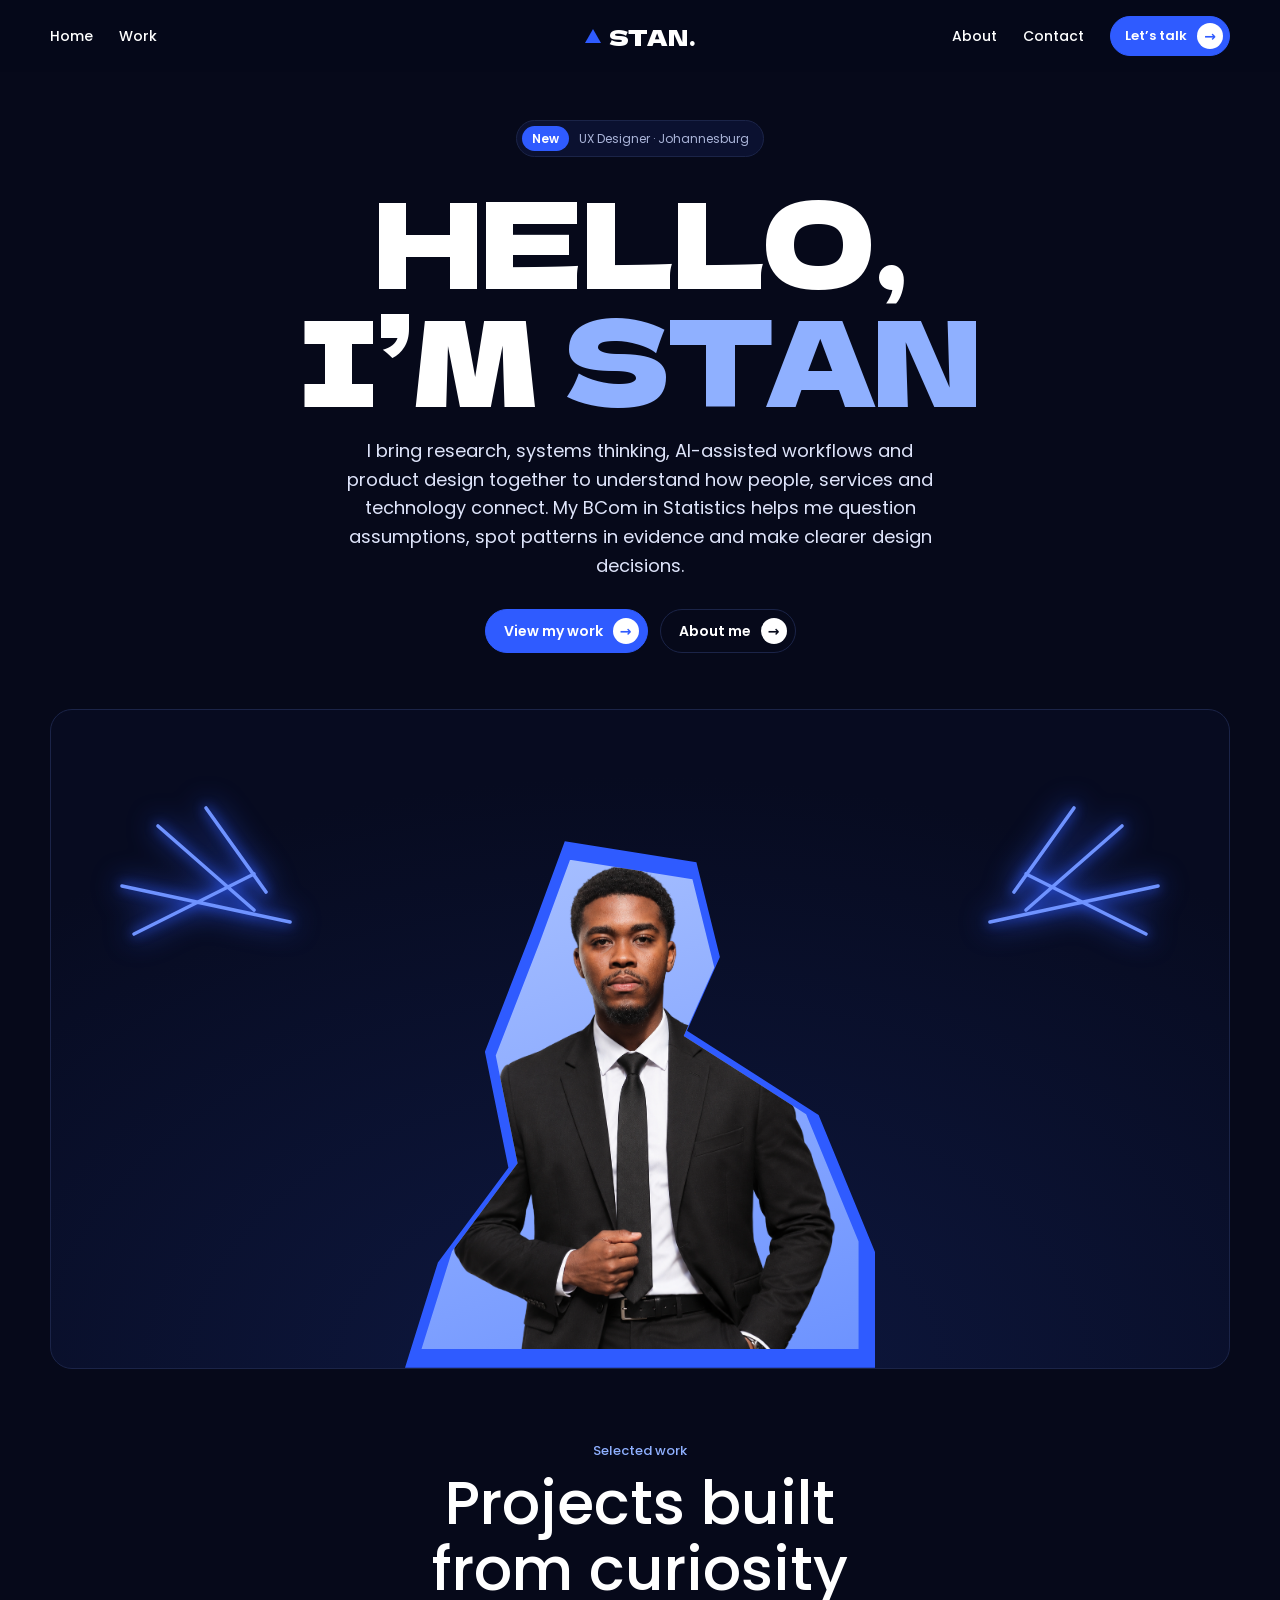
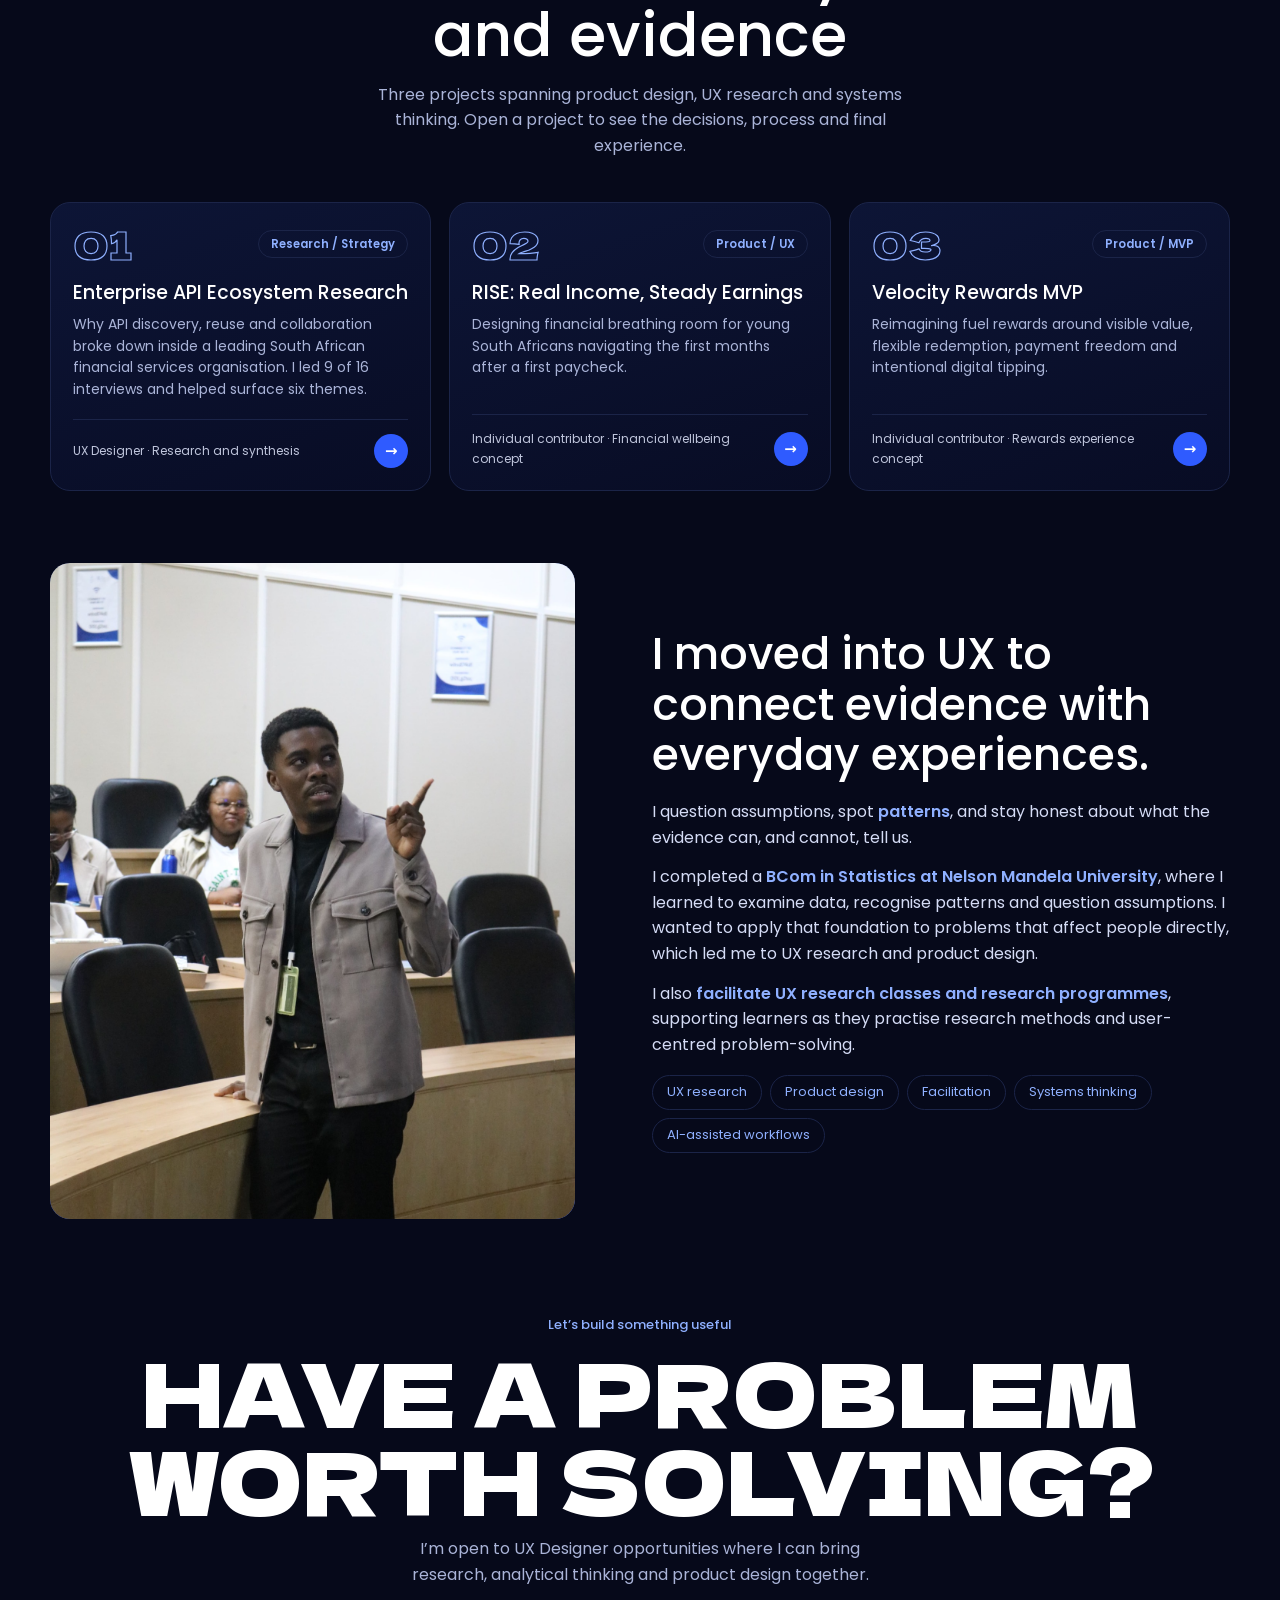
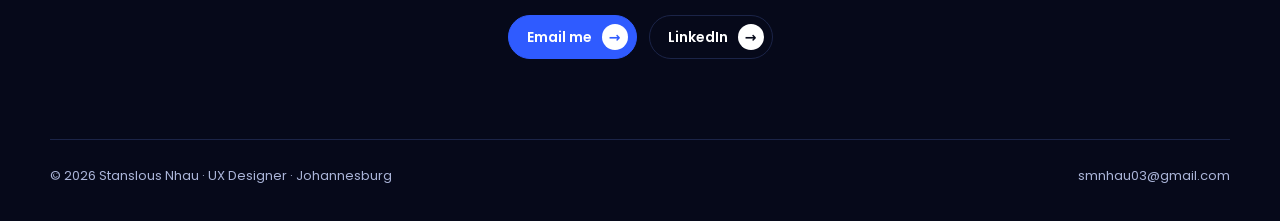
<file: index.html>
<!doctype html>
<html lang="en">
<head>
<meta charset="utf-8">
<meta name="viewport" content="width=device-width, initial-scale=1, viewport-fit=cover">
<title>Stanslous Nhau | UX Designer</title>
<meta name="description" content="Stanslous Nhau is a UX Designer with a BCom in Statistics, using research and quantitative reasoning to make better product decisions.">
<meta name="theme-color" content="#06091a">
<link rel="stylesheet" href="https://fonts.googleapis.com/css2?family=Dela+Gothic+One&family=Poppins:wght@400;500;600&display=swap">
<script>document.documentElement.classList.add("js")</script>
<style>
:root{--bg:#06091a;--panel:#0b1130;--line:#1b2448;--blue:#2f5bff;--blue-l:#8fb0ff;--txt:#fff;--mute:#aab4d8;--disp:'Dela Gothic One','Arial Black',Impact,sans-serif;--sans:'Poppins',system-ui,sans-serif}
*{box-sizing:border-box}
html{scroll-behavior:smooth}
body{margin:0;background:var(--bg);color:var(--txt);font:400 16px/1.6 var(--sans);-webkit-font-smoothing:antialiased;overflow-x:clip}
a{color:inherit;text-decoration:none}
:focus-visible{outline:2px solid var(--blue-l);outline-offset:3px}
.w{width:min(1180px,100% - 40px);margin-inline:auto}
.prog{position:fixed;left:0;top:0;height:3px;width:100%;background:var(--blue);transform:scaleX(var(--p,0));transform-origin:left;z-index:60}

/* nav */
header.nav{position:sticky;top:0;z-index:50;background:rgba(6,9,26,.8);backdrop-filter:blur(12px)}
.bar{display:grid;grid-template-columns:1fr auto 1fr;align-items:center;padding:16px 0}
.bar ul{display:flex;gap:26px;list-style:none;margin:0;padding:0;font-size:14px;font-weight:500}
.bar ul.r{justify-content:flex-end;align-items:center}
.bar a:hover{color:var(--blue-l)}
.logo{font:400 22px/1 var(--disp);letter-spacing:.02em;display:flex;align-items:center;gap:8px}
.logo i{width:0;height:0;border:8px solid transparent;border-bottom:14px solid var(--blue);border-top:0}
.pill{display:inline-flex;align-items:center;gap:10px;border-radius:99px;font-weight:600;font-size:14px;padding:8px 8px 8px 18px;background:var(--blue);color:#fff;transition:transform .2s,background .2s;border:1px solid var(--blue);cursor:pointer;font-family:inherit}
.pill:hover{transform:translateY(-2px);background:#476fff}
.pill.o{background:transparent;border-color:var(--line);color:#fff}
.pill.o:hover{border-color:var(--blue-l);background:transparent}
.pill b{width:26px;height:26px;border-radius:50%;background:#fff;color:var(--blue);display:grid;place-items:center;font-size:14px}
.pill.o b{background:#fff;color:#06091a}
.menu{display:none}
@media(max-width:820px){
  .bar{grid-template-columns:1fr auto;gap:12px}
  .bar ul{display:none}
  .menu{display:inline-flex;background:none;border:1px solid var(--line);color:#fff;border-radius:99px;padding:9px 18px;font:500 13px var(--sans);cursor:pointer}
  .drop{display:none;flex-direction:column;padding:6px 0 18px;border-top:1px solid var(--line)}
  .drop.open{display:flex}
  .drop a{padding:12px 0;font-weight:500}
  .drop a.pill{padding:8px 8px 8px 18px;align-self:flex-start;margin-top:10px}
}
@media(min-width:821px){.drop{display:none!important}}
.pill.small{padding:6px 6px 6px 14px;font-size:13px}

/* hero */
.hero{text-align:center;padding:48px 0 0}
.badge{display:inline-flex;align-items:center;gap:10px;border:1px solid var(--line);border-radius:99px;padding:5px 14px 5px 5px;font-size:12px;color:var(--mute);background:var(--panel)}
.badge b{background:var(--blue);color:#fff;border-radius:99px;padding:3px 10px;font-weight:600}
.hero h1{margin:22px auto 0;font:400 clamp(42px,9.2vw,118px)/1 var(--disp);text-transform:uppercase;text-wrap:balance;letter-spacing:-.01em}
.hero h1 em{font-style:normal;color:var(--blue-l)}
.hero p{max-width:620px;margin:22px auto 0;color:#dfe5fb;font-size:clamp(15px,1.5vw,18px)}
.btns{display:flex;gap:12px;justify-content:center;flex-wrap:wrap;margin-top:28px}
.frame{position:relative;margin-top:56px;border:1px solid var(--line);border-radius:22px;background:radial-gradient(80% 90% at 50% 100%,#0e1840,#070b20);height:clamp(380px,62vw,660px);display:flex;justify-content:center;align-items:flex-end;overflow:hidden}
.blob{position:relative;width:min(470px,78%);aspect-ratio:1/1.12;--c:polygon(34% 0,62% 4%,67% 22%,60% 36%,88% 52%,100% 78%,100% 100%,0 100%,7% 80%,22% 62%,17% 40%,27% 17%);clip-path:var(--c);background:var(--blue);transition:transform .25s ease-out}
.blob .in{position:absolute;inset:3.5%;clip-path:var(--c);background:linear-gradient(160deg,#a9c1ff,#6d93ff);display:grid;place-items:center;font:400 90px var(--disp);color:#fff}
.blob img{position:absolute;inset:0;width:100%;height:100%;object-fit:cover;object-position:center top}
.neon{position:absolute;top:14%;width:26%;max-width:240px;fill:none;stroke:#6f93ff;stroke-width:3;stroke-linecap:round;filter:drop-shadow(0 0 6px #2f5bff) drop-shadow(0 0 14px #2f5bff);animation:flick 3.2s ease-in-out infinite}
.neon.l{left:5%}.neon.r{right:5%;transform:scaleX(-1);animation-delay:.6s}
@keyframes flick{0%,100%{opacity:1}45%{opacity:.95}50%{opacity:.35}55%{opacity:1}}

/* features */
.feats{display:grid;grid-template-columns:repeat(3,1fr);padding:72px 0}
.feat{padding:8px 32px;text-align:center}
.feat+.feat{border-left:1px solid var(--line)}
.feat h3{margin:0 0 12px;font:400 clamp(26px,3.4vw,44px)/1.05 var(--sans);font-weight:500}
.feat p{margin:0 auto;max-width:30ch;color:var(--mute);font-size:14px}

/* sections */
section{padding:72px 0 0}
.eyebrow{text-align:center;font-size:13px;color:var(--blue-l);font-weight:500}
h2.t{margin:8px auto 14px;text-align:center;font:400 clamp(30px,5vw,60px)/1.1 var(--sans);font-weight:500;text-wrap:balance;max-width:16ch}
.sub{text-align:center;color:var(--mute);max-width:56ch;margin:0 auto 44px}
.grid{display:grid;grid-template-columns:1fr 1fr;gap:24px}
.card{display:block;border:1px solid var(--line);border-radius:20px;background:var(--panel);overflow:hidden;transition:transform .3s,border-color .3s}
.card:hover{transform:translateY(-6px);border-color:var(--blue)}
.card.wide{grid-column:1/-1}
.art{position:relative;aspect-ratio:16/10;background:linear-gradient(135deg,#16276b,#2f5bff 140%);display:grid;place-items:center;overflow:hidden}
.wide .art{aspect-ratio:21/9}
.poster{position:absolute;inset:0;width:100%;height:100%;transition:transform .6s cubic-bezier(.2,.8,.2,1)}
.card:hover .poster{transform:scale(1.04)}
.pt{font-family:var(--sans);font-weight:600;fill:rgba(255,255,255,.8)}
.pd{font-family:var(--disp);fill:#fff}
.ps{font-family:var(--sans);fill:rgba(255,255,255,.85)}
.nd{animation:pulse 3s ease-in-out infinite;transform-box:fill-box;transform-origin:center}
@keyframes pulse{50%{transform:scale(1.35)}}
.bar{transform-box:fill-box;transform-origin:bottom}
.js .card.in .bar{animation:grow 1s cubic-bezier(.2,.8,.2,1) backwards}
@keyframes grow{from{transform:scaleY(0)}}
.needle{transform-origin:690px 280px;animation:swing 3.4s ease-in-out infinite}
@keyframes swing{0%,100%{transform:rotate(-55deg)}50%{transform:rotate(50deg)}}
.sp{animation:slide 4s linear infinite}
@keyframes slide{to{transform:translateX(70px)}}
.art img{position:absolute;inset:0;width:100%;height:100%;object-fit:cover;transition:transform .6s cubic-bezier(.2,.8,.2,1)}
.card:hover .art img{transform:scale(1.04)}
.art.has-img .poster{display:none}
.cap{padding:22px 24px 26px}
.tag{font-size:12px;color:var(--blue-l);font-weight:600}
.cap h3{margin:4px 0 8px;font:500 22px/1.25 var(--sans)}
.cap p{margin:0 0 12px;color:var(--mute);font-size:14.5px}
.role{font-size:12.5px;color:#fff;opacity:.85}

.lab{display:grid;grid-template-columns:1fr 1.1fr;gap:40px;align-items:stretch}
.steps{display:grid;align-content:start}
.step{position:relative;background:none;border:0;border-top:1px solid var(--line);font:inherit;color:inherit;text-align:left;cursor:pointer;padding:20px 0 22px}
.step::before{content:"";position:absolute;left:0;top:-1px;height:2px;width:0;background:var(--blue);transition:width .5s}
.step[aria-pressed=true]::before{width:100%}
.step b{display:block;font:500 20px var(--sans);transition:color .2s}
.step[aria-pressed=true] b,.step:hover b{color:var(--blue-l)}
.step span{display:block;color:var(--mute);font-size:14.5px;max-height:0;opacity:0;overflow:hidden;transition:max-height .5s ease,opacity .5s ease,margin .5s}
.step[aria-pressed=true] span{max-height:96px;opacity:1;margin-top:6px}
.panel{position:relative;min-height:340px;border-radius:20px;overflow:hidden;border:1px solid var(--line);background:radial-gradient(90% 90% at 50% 100%,#0e1840,#070b20)}
.panel canvas{position:absolute;inset:0;width:100%;height:100%}
.pcap{position:absolute;left:14px;bottom:14px;padding:8px 14px;border-radius:99px;background:var(--blue);font-size:13px;font-weight:600}

.about{display:grid;grid-template-columns:1fr 1.1fr;gap:clamp(28px,6vw,80px);align-items:center}
.photo{position:relative;border-radius:20px;overflow:hidden;aspect-ratio:4/5;background:linear-gradient(160deg,#16276b,#2f5bff);display:grid;place-items:center;font:400 96px var(--disp);color:rgba(255,255,255,.3)}
.photo img{position:absolute;inset:0;width:100%;height:100%;object-fit:cover}
.about h2{margin:0 0 18px;font:500 clamp(28px,4vw,44px)/1.15 var(--sans)}
.about p{margin:0 0 14px;color:#d5dcf6}
.about p b{color:var(--blue-l);font-weight:600}
.chips{display:flex;flex-wrap:wrap;gap:8px;margin-top:18px}
.chips span{border:1px solid var(--line);border-radius:99px;padding:6px 14px;font-size:13px;color:var(--blue-l);transition:background .2s,color .2s}
.chips span:hover{background:var(--blue);color:#fff}

.cta{text-align:center;padding-top:96px}
.cta h2{margin:10px auto 14px;font:400 clamp(34px,7vw,88px)/1 var(--disp);text-transform:uppercase;text-wrap:balance;max-width:14ch}
.cta p{max-width:48ch;margin:0 auto;color:var(--mute)}
footer{margin-top:80px;padding:26px 0 34px;border-top:1px solid var(--line);display:flex;justify-content:space-between;flex-wrap:wrap;gap:8px;font-size:13px;color:var(--mute)}

/* motion */
.hero .badge,.hero h1,.hero p,.hero .btns{animation:up .8s cubic-bezier(.2,.8,.2,1) backwards}
.hero h1{animation-delay:.12s}.hero p{animation-delay:.26s}.hero .btns{animation-delay:.4s}
.frame{animation:up 1s cubic-bezier(.2,.8,.2,1) .5s backwards}
@keyframes up{from{opacity:0;transform:translateY(24px)}}
.js .rv{opacity:0;transform:translateY(30px);transition:opacity .8s ease var(--d,0s),transform .8s cubic-bezier(.2,.8,.2,1) var(--d,0s)}
.js .rv.in{opacity:1;transform:none}

@media(max-width:820px){
  .feats{grid-template-columns:1fr;padding:48px 0}.feat{padding:22px 0}.feat+.feat{border-left:0;border-top:1px solid var(--line)}
  .grid,.lab,.about{grid-template-columns:1fr}.wide .art{aspect-ratio:16/10}.panel{min-height:280px}
  .neon{width:30%}
}
@media(prefers-reduced-motion:reduce){*,*::before,*::after{animation:none!important;transition:none!important}html{scroll-behavior:auto}.js .rv{opacity:1;transform:none}}

/* case studies */
.grid{display:grid;grid-template-columns:repeat(3,1fr);gap:18px}
.case-in{display:flex;flex-direction:column;height:100%;padding:22px;border:1px solid var(--line);border-radius:20px;background:linear-gradient(160deg,#0d1536,#080c24);transition:transform .3s,border-color .3s,background .3s}
.case:hover .case-in{transform:translateY(-5px);border-color:var(--blue);background:linear-gradient(160deg,#122056,#0a1030)}
.ctop{display:flex;align-items:center;justify-content:space-between;gap:10px;margin-bottom:18px}
.cn{font:400 38px/1 var(--disp);color:transparent;-webkit-text-stroke:1.2px var(--blue-l)}
.ctop .tag{border:1px solid var(--line);border-radius:99px;padding:4px 12px;font-size:11.5px}
.case h3{margin:0 0 8px;font:500 19px/1.3 var(--sans);text-wrap:balance}
.case p{margin:0 0 18px;color:var(--mute);font-size:14px;line-height:1.55}
.cfoot{margin-top:auto;display:flex;align-items:center;justify-content:space-between;gap:12px;padding-top:14px;border-top:1px solid var(--line)}
.role{font-size:12px;color:#dfe5fb}
.go{flex:none;width:34px;height:34px;border-radius:50%;background:var(--blue);display:grid;place-items:center;font-size:15px;transition:transform .25s,background .25s}
.case:hover .go{transform:translateX(4px) rotate(-45deg);background:#fff;color:var(--blue)}
@media(max-width:980px){.grid{grid-template-columns:1fr}.case-in{height:auto}}

/* how I work motion */
.steps.playing .step[aria-pressed=true]::before{animation:fill 5s linear}
.lab:hover .step::before{animation-play-state:paused}
@keyframes fill{from{width:0}}
.pnum{position:absolute;right:18px;top:8px;font:400 clamp(56px,8vw,100px)/1 var(--disp);color:transparent;-webkit-text-stroke:1.5px rgba(143,176,255,.55);pointer-events:none}
.pnum.pop{animation:pnum .6s cubic-bezier(.2,.9,.3,1.2)}
@keyframes pnum{from{opacity:0;transform:translateY(-14px) scale(.9)}}
.pcap{transition:transform .3s}
</style>
</head>
<body>
<div class="prog" aria-hidden="true"></div>
<header class="nav"><div class="w">
  <nav class="bar" aria-label="Main">
    <ul class="l"><li><a href="#top">Home</a></li><li><a href="#work">Work</a></li></ul>
    <a class="logo" href="#top"><i></i>STAN.</a>
    <ul class="r"><li><a href="#about">About</a></li><li><a href="#contact">Contact</a></li><li><a class="pill small" href="#contact">Let’s talk <b>→</b></a></li></ul>
    <button class="menu" type="button" id="menu" aria-expanded="false" aria-controls="drop">Menu</button>
  </nav>
  <div class="drop" id="drop"><a href="#work">Work</a><a href="#about">About</a><a href="#contact">Contact</a><a class="pill" href="#contact">Let’s talk <b>→</b></a></div>
</div></header>

<main>
<div class="w hero" id="top">
  <div class="badge"><b>New</b>UX Designer · Johannesburg</div>
  <h1>Hello, I’m <em>Stan</em></h1>
  <p>I bring research, systems thinking, AI-assisted workflows and product design together to understand how people, services and technology connect. My BCom in Statistics helps me question assumptions, spot patterns in evidence and make clearer design decisions.</p>
  <div class="btns"><a class="pill" href="#work">View my work <b>→</b></a><a class="pill o" href="#about">About me <b>→</b></a></div>
  <div class="frame" id="frame">
    <svg class="neon l" viewBox="0 0 200 140" aria-hidden="true"><path d="M10 70 L150 100M40 20 L120 90M80 5 L130 75M20 110 L120 60"/></svg>
    <svg class="neon r" viewBox="0 0 200 140" aria-hidden="true"><path d="M10 70 L150 100M40 20 L120 90M80 5 L130 75M20 110 L120 60"/></svg>
    <div class="blob" id="blob" role="img" aria-label="Portrait of Stanslous Nhau"><div class="in">SN<img src="assets/stan-portrait.png" alt="" onerror="this.remove()"></div></div>
  </div>
  
</div>

<section id="work"><div class="w">
  <div class="eyebrow rv">Selected work</div>
  <h2 class="t rv">Projects built from curiosity and evidence</h2>
  <p class="sub rv">Three projects spanning product design, UX research and systems thinking. Open a project to see the decisions, process and final experience.</p>
  <div class="grid">
    <article class="case rv"><a class="case-in" href="enterprise-api.html"><div class="ctop"><span class="cn">01</span><span class="tag">Research / Strategy</span></div><h3>Enterprise API Ecosystem Research</h3><p>Why API discovery, reuse and collaboration broke down inside a leading South African financial services organisation. I led 9 of 16 interviews and helped surface six themes.</p><div class="cfoot"><span class="role">UX Designer · Research and synthesis</span><b class="go" aria-hidden="true">→</b></div></a></article>
    <article class="case rv"><a class="case-in" href="rise.html"><div class="ctop"><span class="cn">02</span><span class="tag">Product / UX</span></div><h3>RISE: Real Income, Steady Earnings</h3><p>Designing financial breathing room for young South Africans navigating the first months after a first paycheck.</p><div class="cfoot"><span class="role">Individual contributor · Financial wellbeing concept</span><b class="go" aria-hidden="true">→</b></div></a></article>
    <article class="case rv"><a class="case-in" href="velocity.html"><div class="ctop"><span class="cn">03</span><span class="tag">Product / MVP</span></div><h3>Velocity Rewards MVP</h3><p>Reimagining fuel rewards around visible value, flexible redemption, payment freedom and intentional digital tipping.</p><div class="cfoot"><span class="role">Individual contributor · Rewards experience concept</span><b class="go" aria-hidden="true">→</b></div></a></article>
  </div>
</div></section>

<section id="about"><div class="w about">
  <div class="photo rv">SN<img src="assets/stan-about.jpg" alt="Stanslous Nhau presenting in a workshop" onerror="this.remove()"></div>
  <div>
    <h2 class="rv">I moved into UX to connect evidence with everyday experiences.</h2>
    <p class="rv">I question assumptions, spot <b>patterns</b>, and stay honest about what the evidence can, and cannot, tell us.</p>
    <p class="rv">I completed a <b>BCom in Statistics at Nelson Mandela University</b>, where I learned to examine data, recognise patterns and question assumptions. I wanted to apply that foundation to problems that affect people directly, which led me to UX research and product design.</p>
    <p class="rv">I also <b>facilitate UX research classes and research programmes</b>, supporting learners as they practise research methods and user-centred problem-solving.</p>
    <div class="chips rv"><span>UX research</span><span>Product design</span><span>Facilitation</span><span>Systems thinking</span><span>AI-assisted workflows</span></div>
  </div>
</div></section>

<section class="cta" id="contact"><div class="w">
  <div class="eyebrow rv">Let’s build something useful</div>
  <h2 class="rv">Have a problem worth solving?</h2>
  <p class="rv">I’m open to UX Designer opportunities where I can bring research, analytical thinking and product design together.</p>
  <div class="btns rv"><a class="pill" href="mailto:smnhau03@gmail.com">Email me <b>→</b></a><a class="pill o" href="https://www.linkedin.com/in/stanslous-nhau-3b56a53a6/">LinkedIn <b>→</b></a></div>
  <footer><span>© 2026 Stanslous Nhau · UX Designer · Johannesburg</span><span>smnhau03@gmail.com</span></footer>
</div></section>
</main>

<script>
(function(){
  var d=document,RM=matchMedia('(prefers-reduced-motion:reduce)').matches;
  var mb=d.getElementById('menu'),dr=d.getElementById('drop');
  mb.addEventListener('click',function(){var o=dr.classList.toggle('open');mb.setAttribute('aria-expanded',o)});
  dr.addEventListener('click',function(e){if(e.target.tagName==='A'){dr.classList.remove('open');mb.setAttribute('aria-expanded',false)}});
  var els=d.querySelectorAll('.rv');
  els.forEach(function(e,i){e.style.setProperty('--d',(i%3)*.1+'s')});
  if('IntersectionObserver' in window){var io=new IntersectionObserver(function(en){en.forEach(function(x){if(x.isIntersecting){x.target.classList.add('in');io.unobserve(x.target)}})},{threshold:.12,rootMargin:'0px 0px -30px 0px'});els.forEach(function(e){io.observe(e)})}else els.forEach(function(e){e.classList.add('in')});
  var bar=d.querySelector('.prog'),tk=false;
  function upd(){var h=d.documentElement.scrollHeight-innerHeight;bar.style.setProperty('--p',h>0?Math.min(scrollY/h,1):0);tk=false}
  addEventListener('scroll',function(){if(!tk){tk=true;requestAnimationFrame(upd)}},{passive:true});upd();
  var fr=d.getElementById('frame'),bl=d.getElementById('blob');
  if(!RM){fr.addEventListener('pointermove',function(e){var r=fr.getBoundingClientRect();bl.style.transform='translateX('+(((e.clientX-r.left)/r.width-.5)*24)+'px)'});fr.addEventListener('pointerleave',function(){bl.style.transform=''})}


})();
</script>
</body>
</html>
</file>
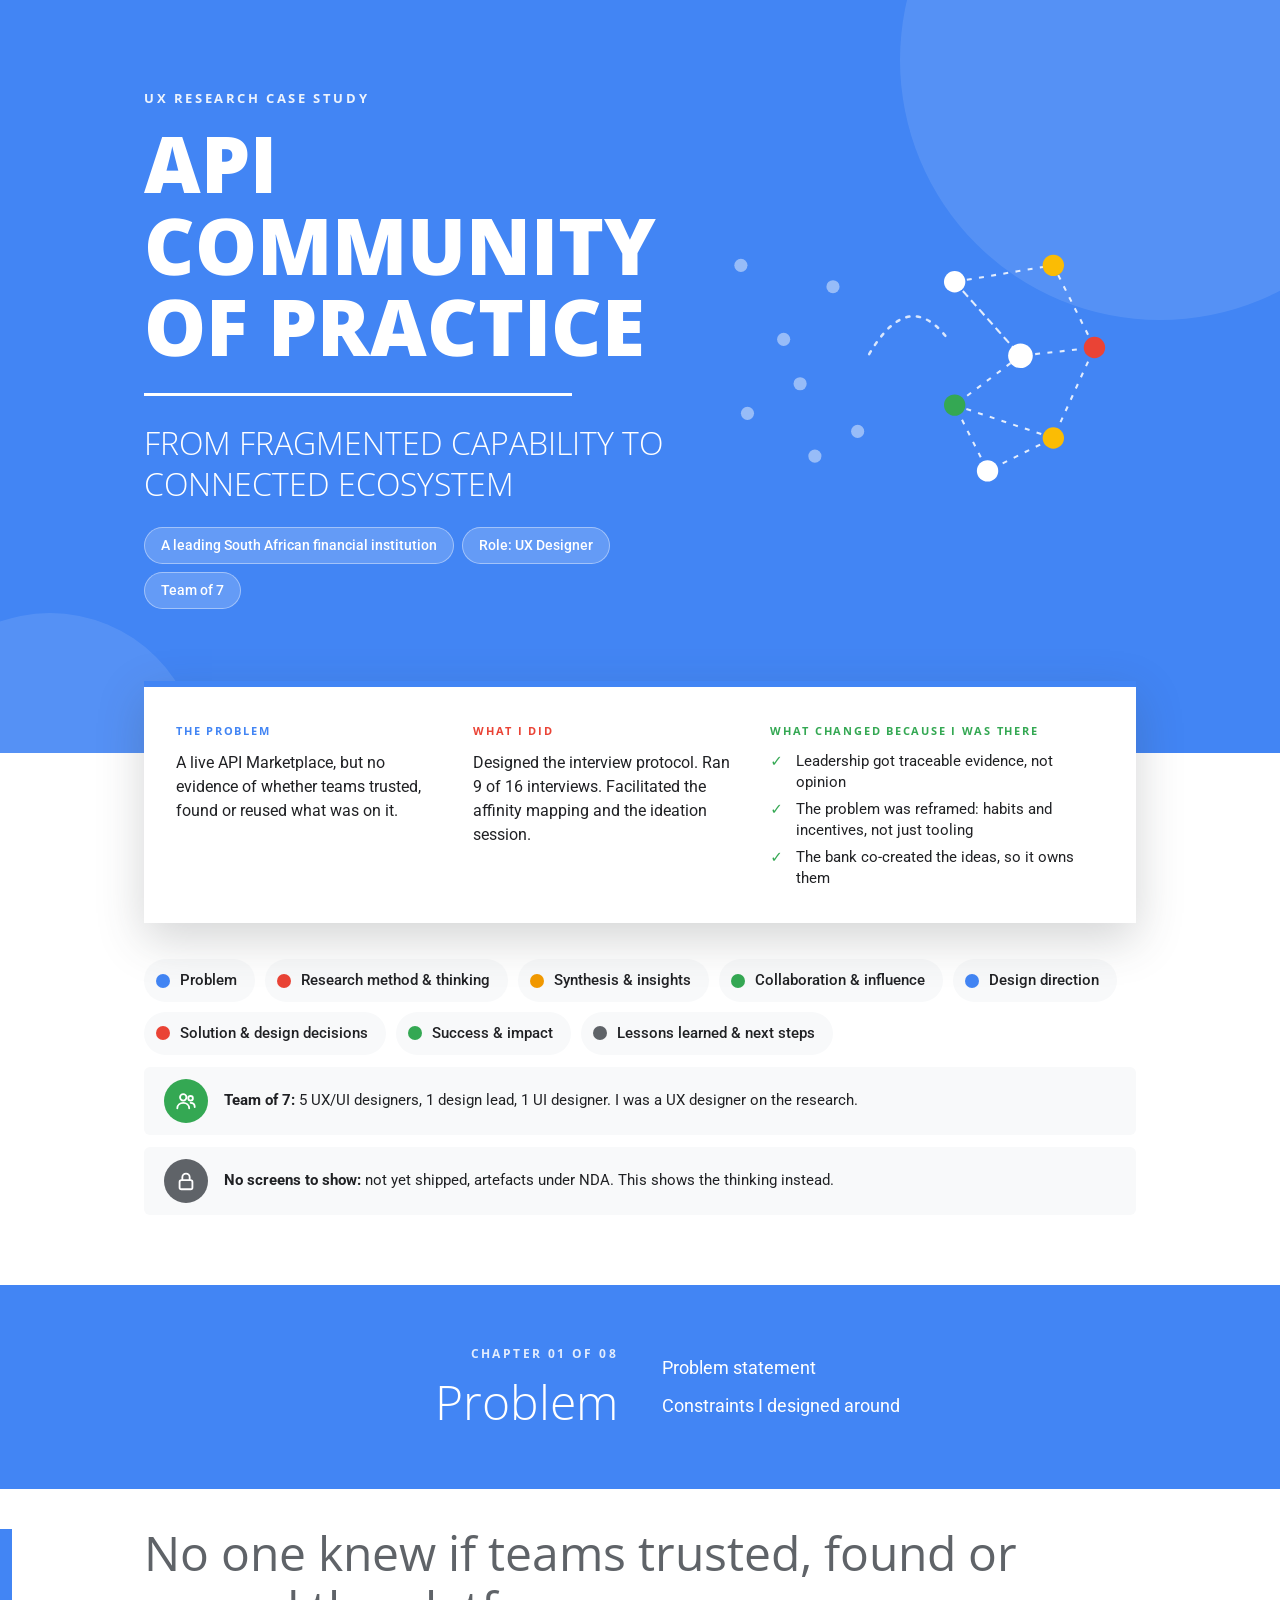
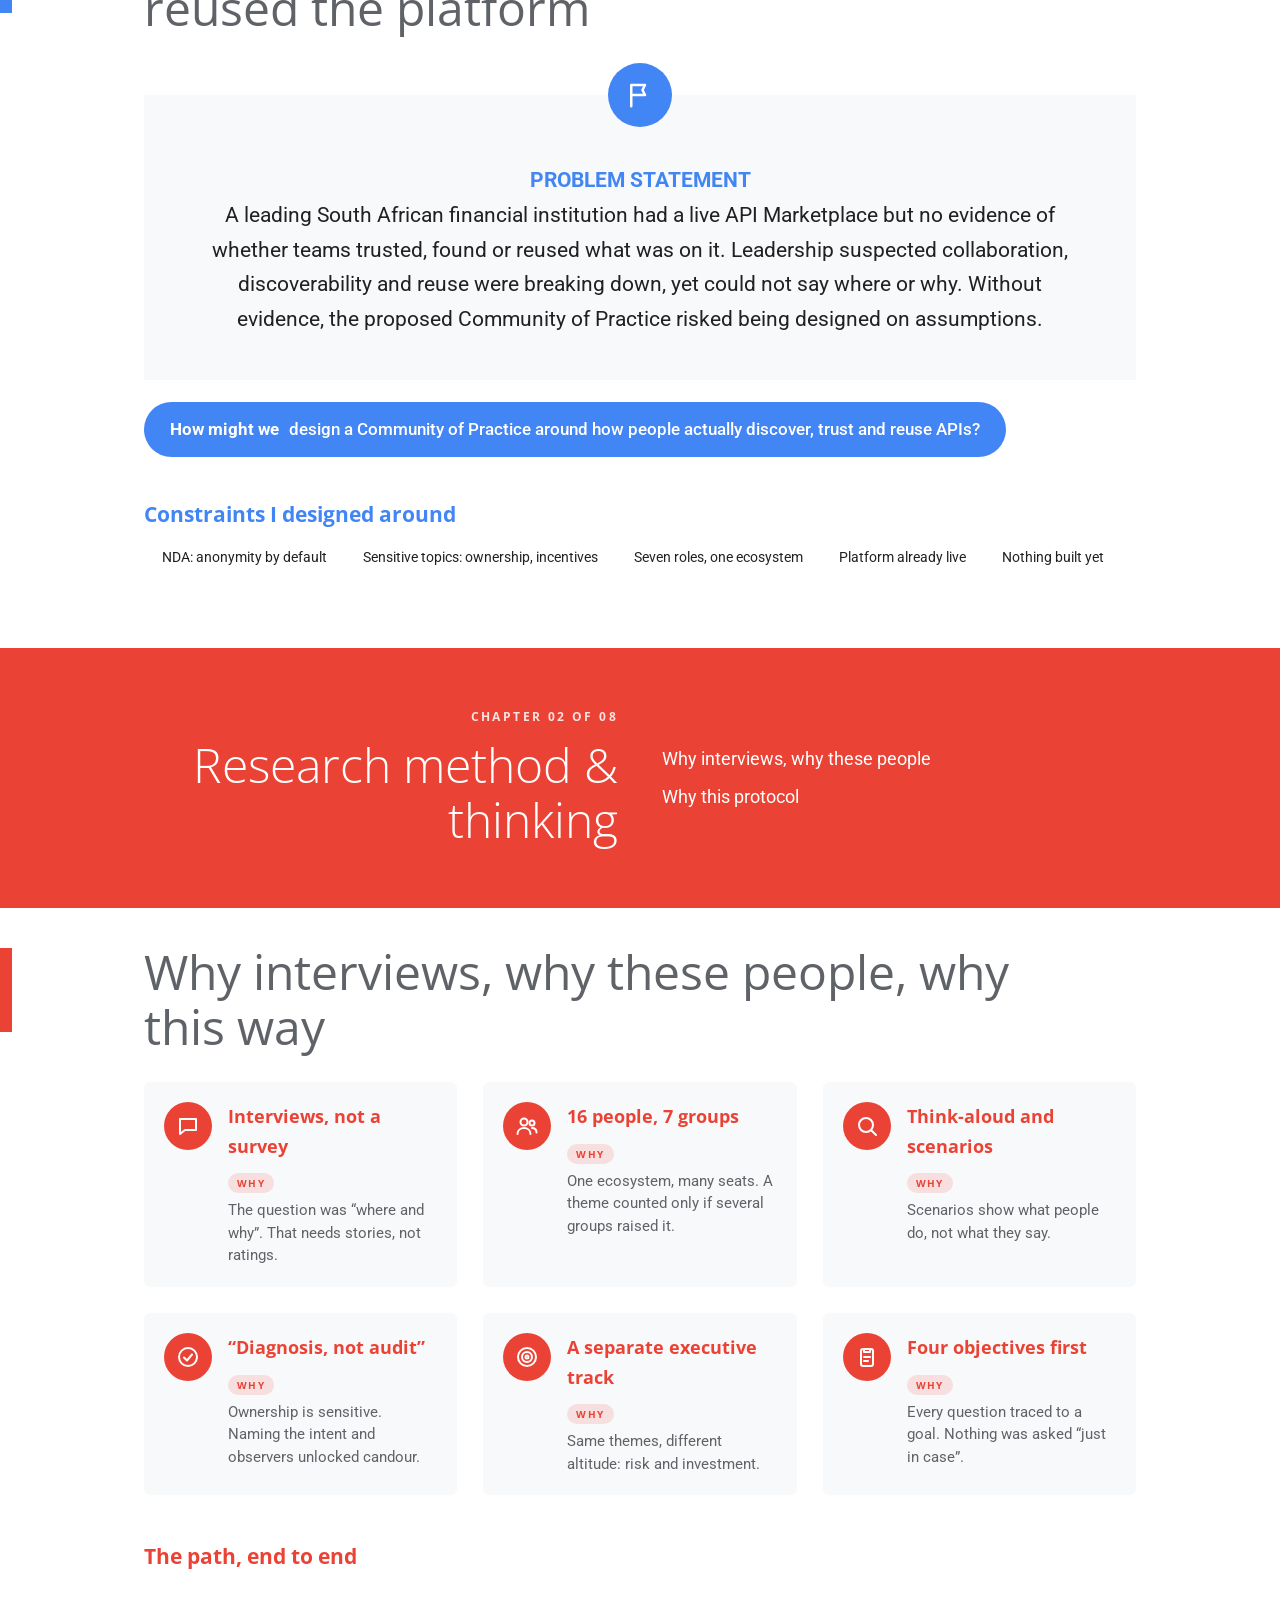
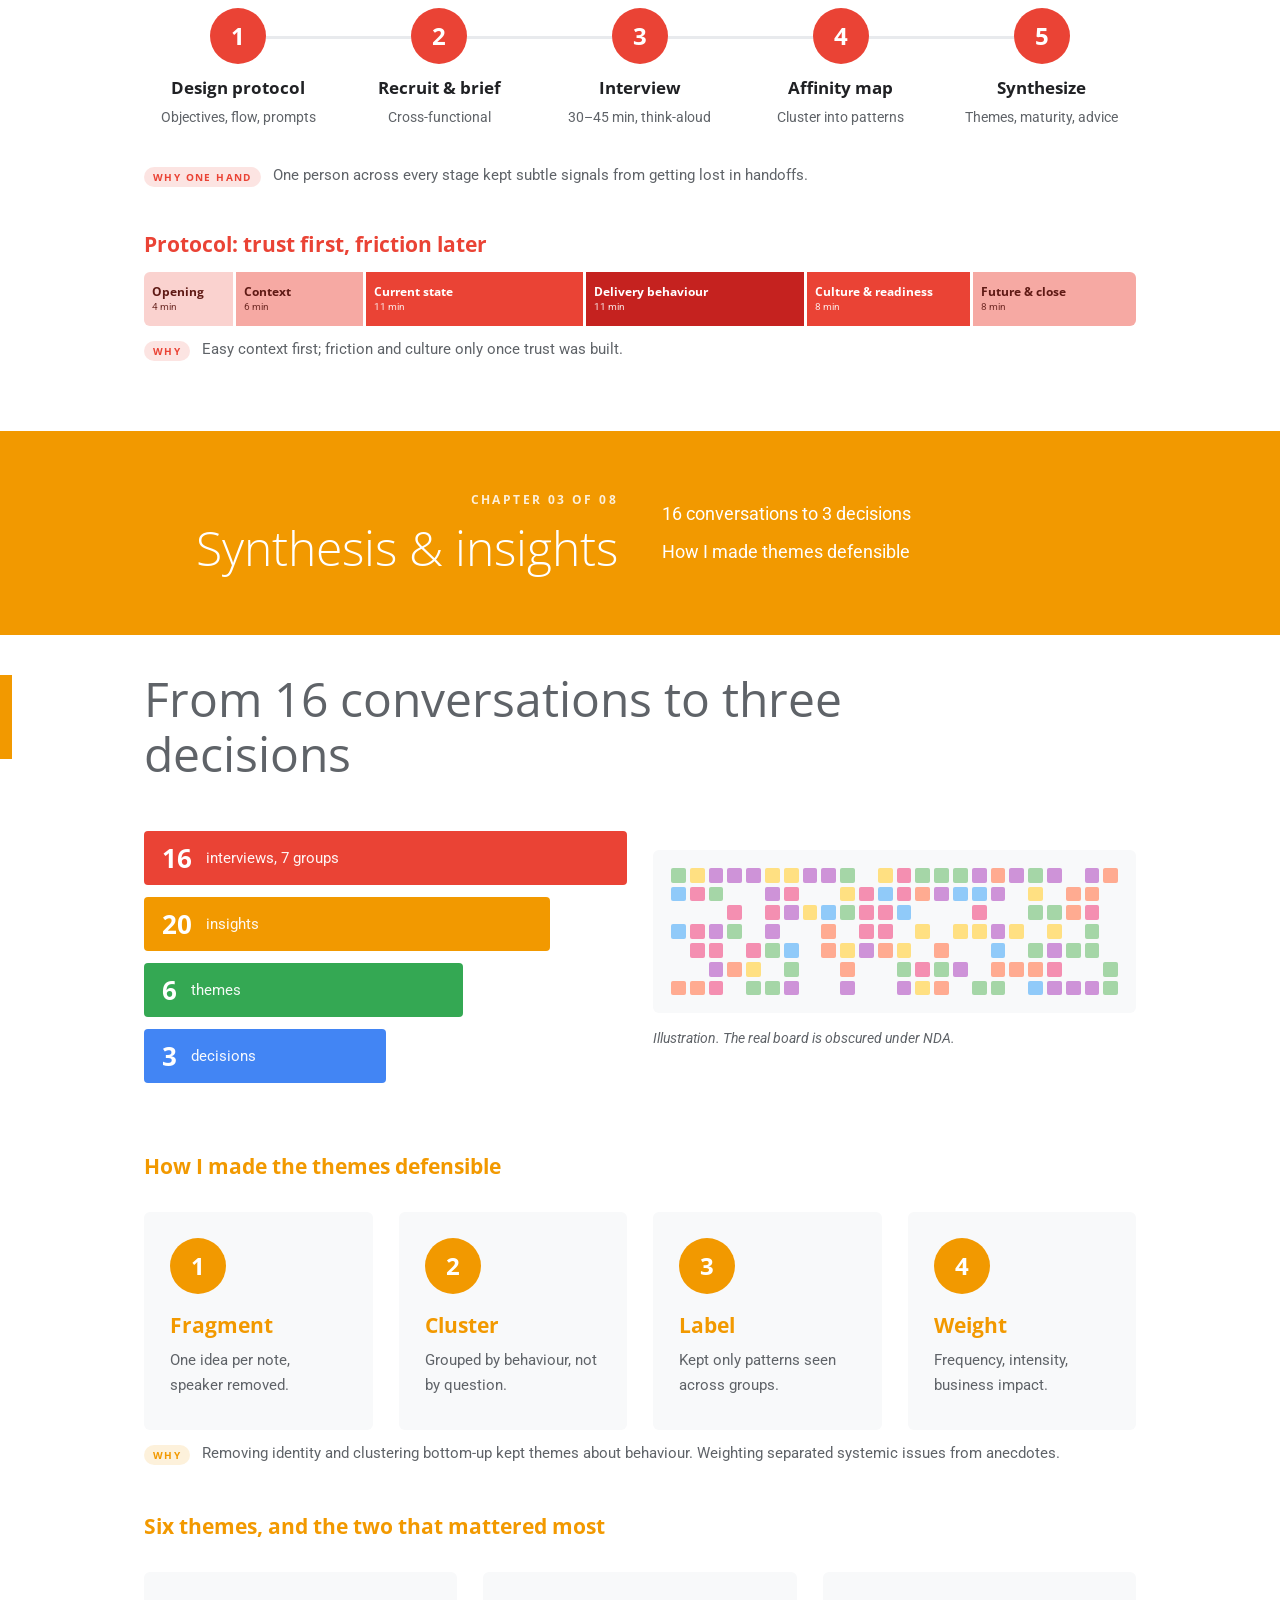
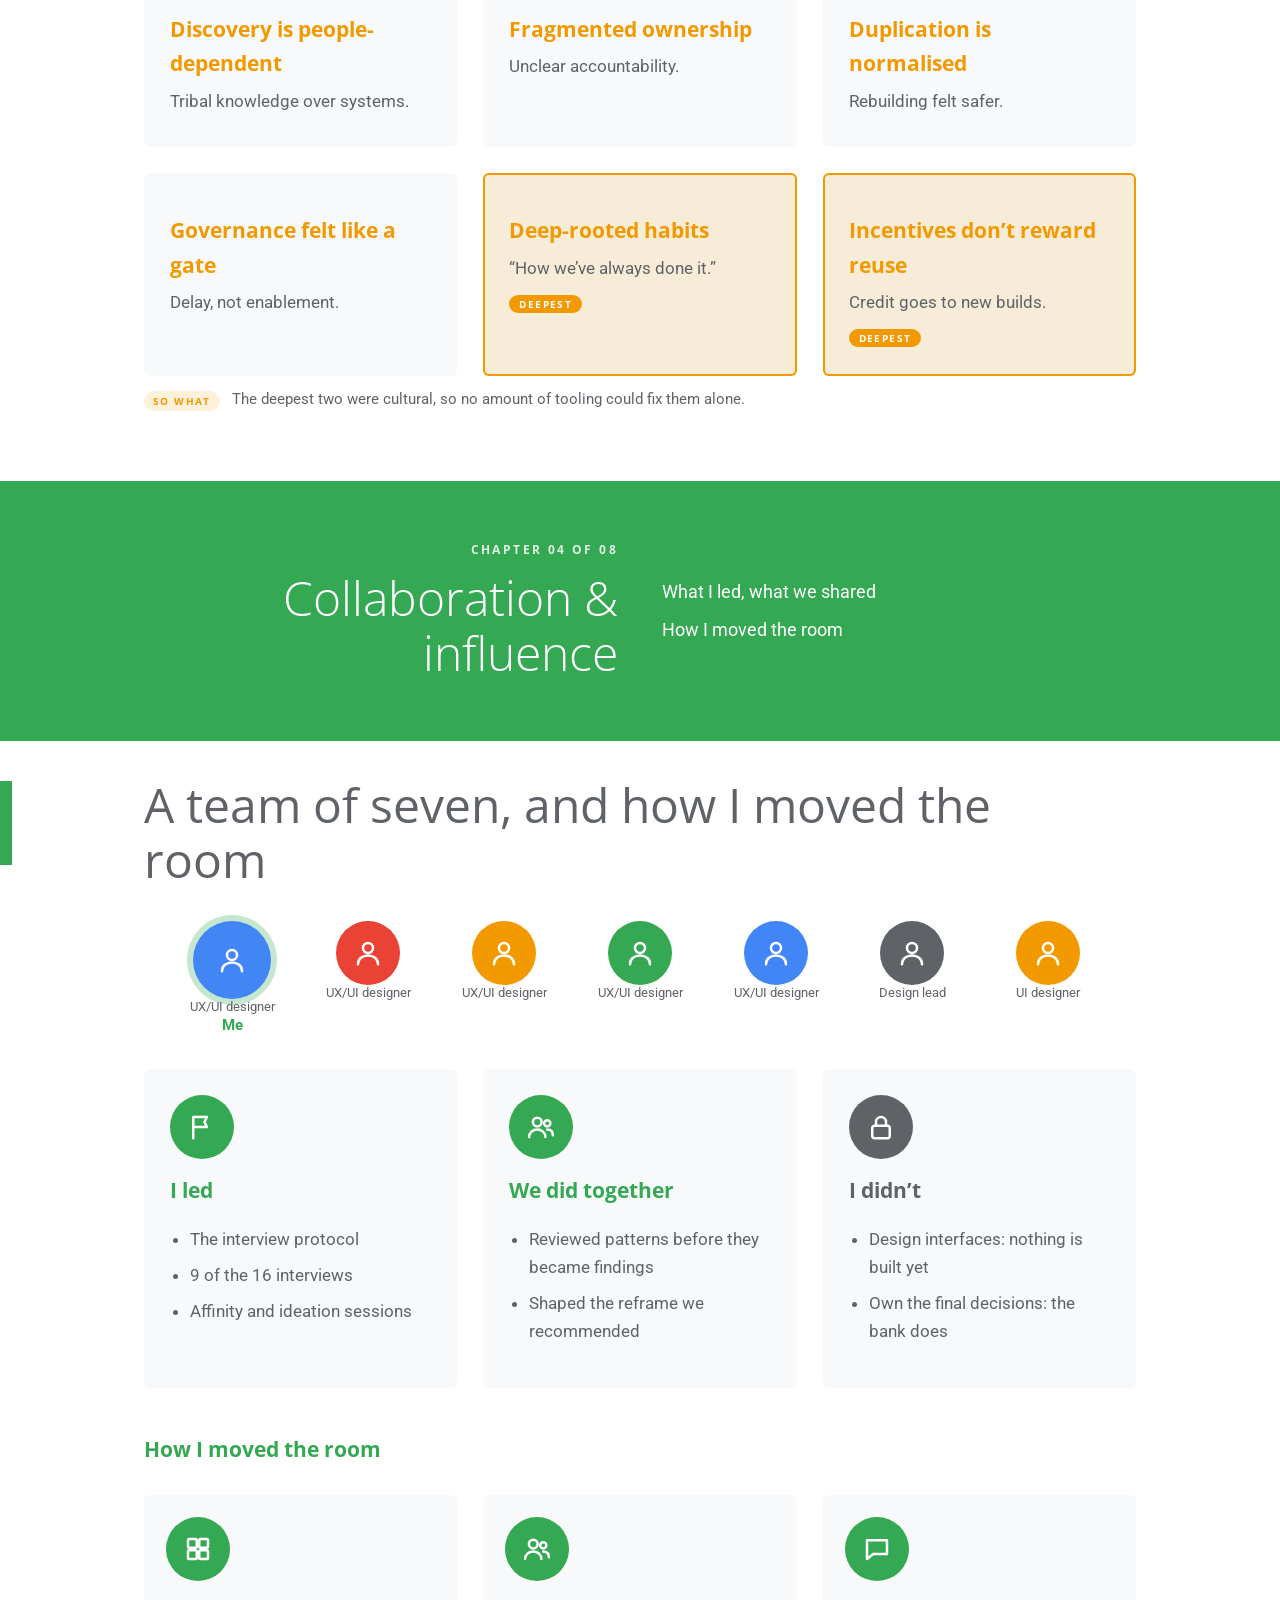
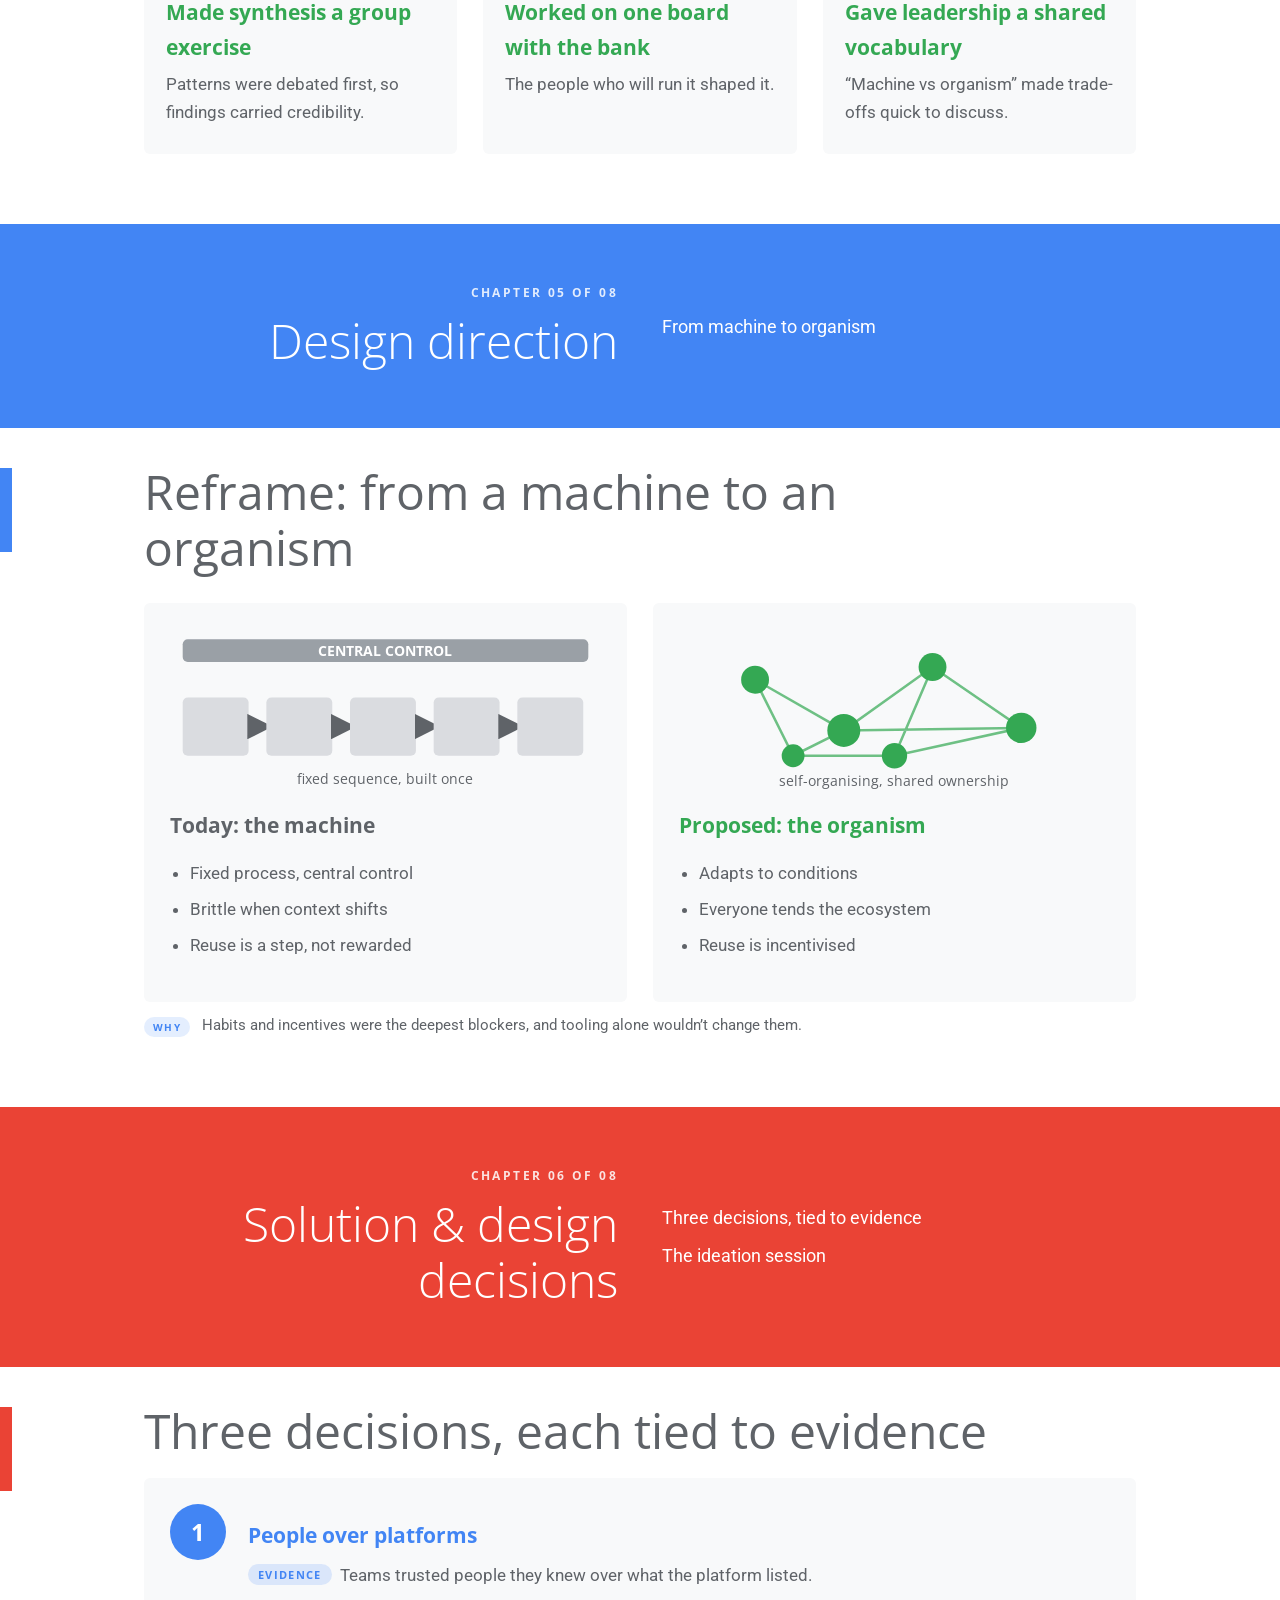
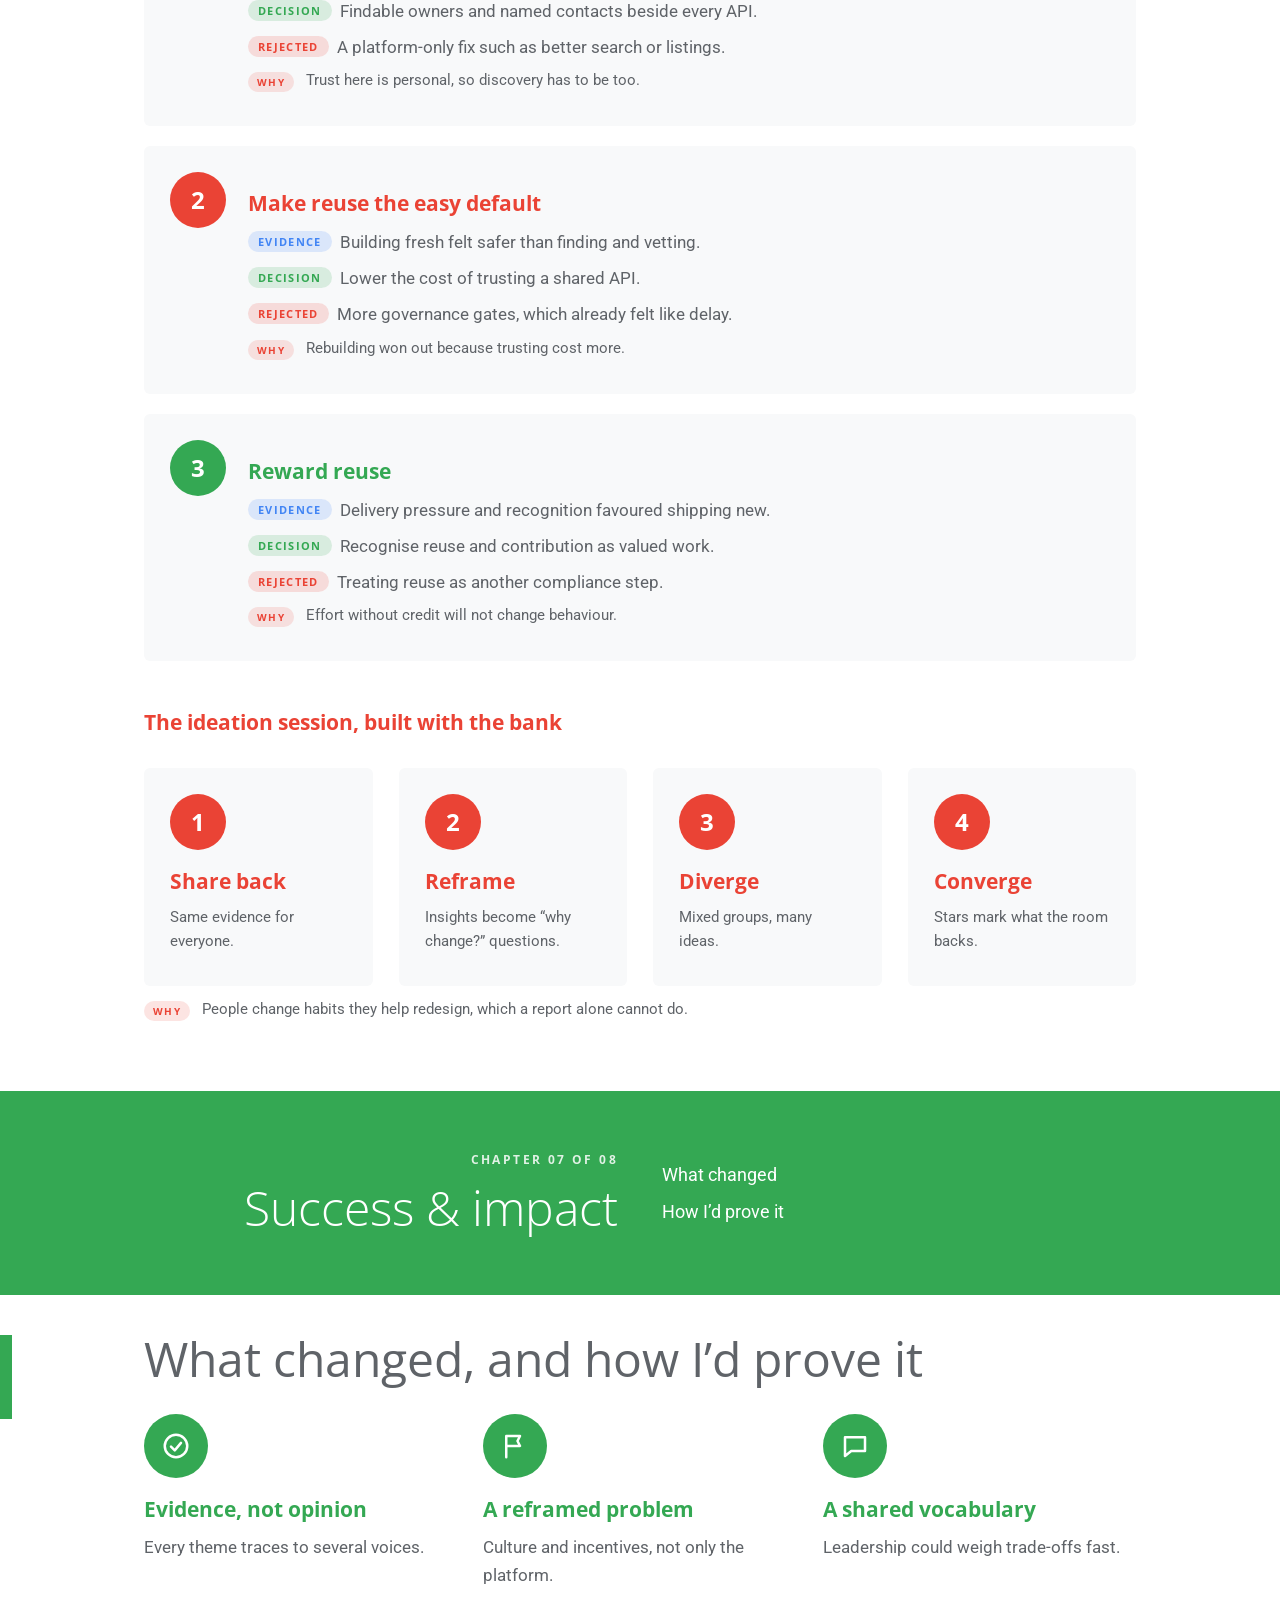
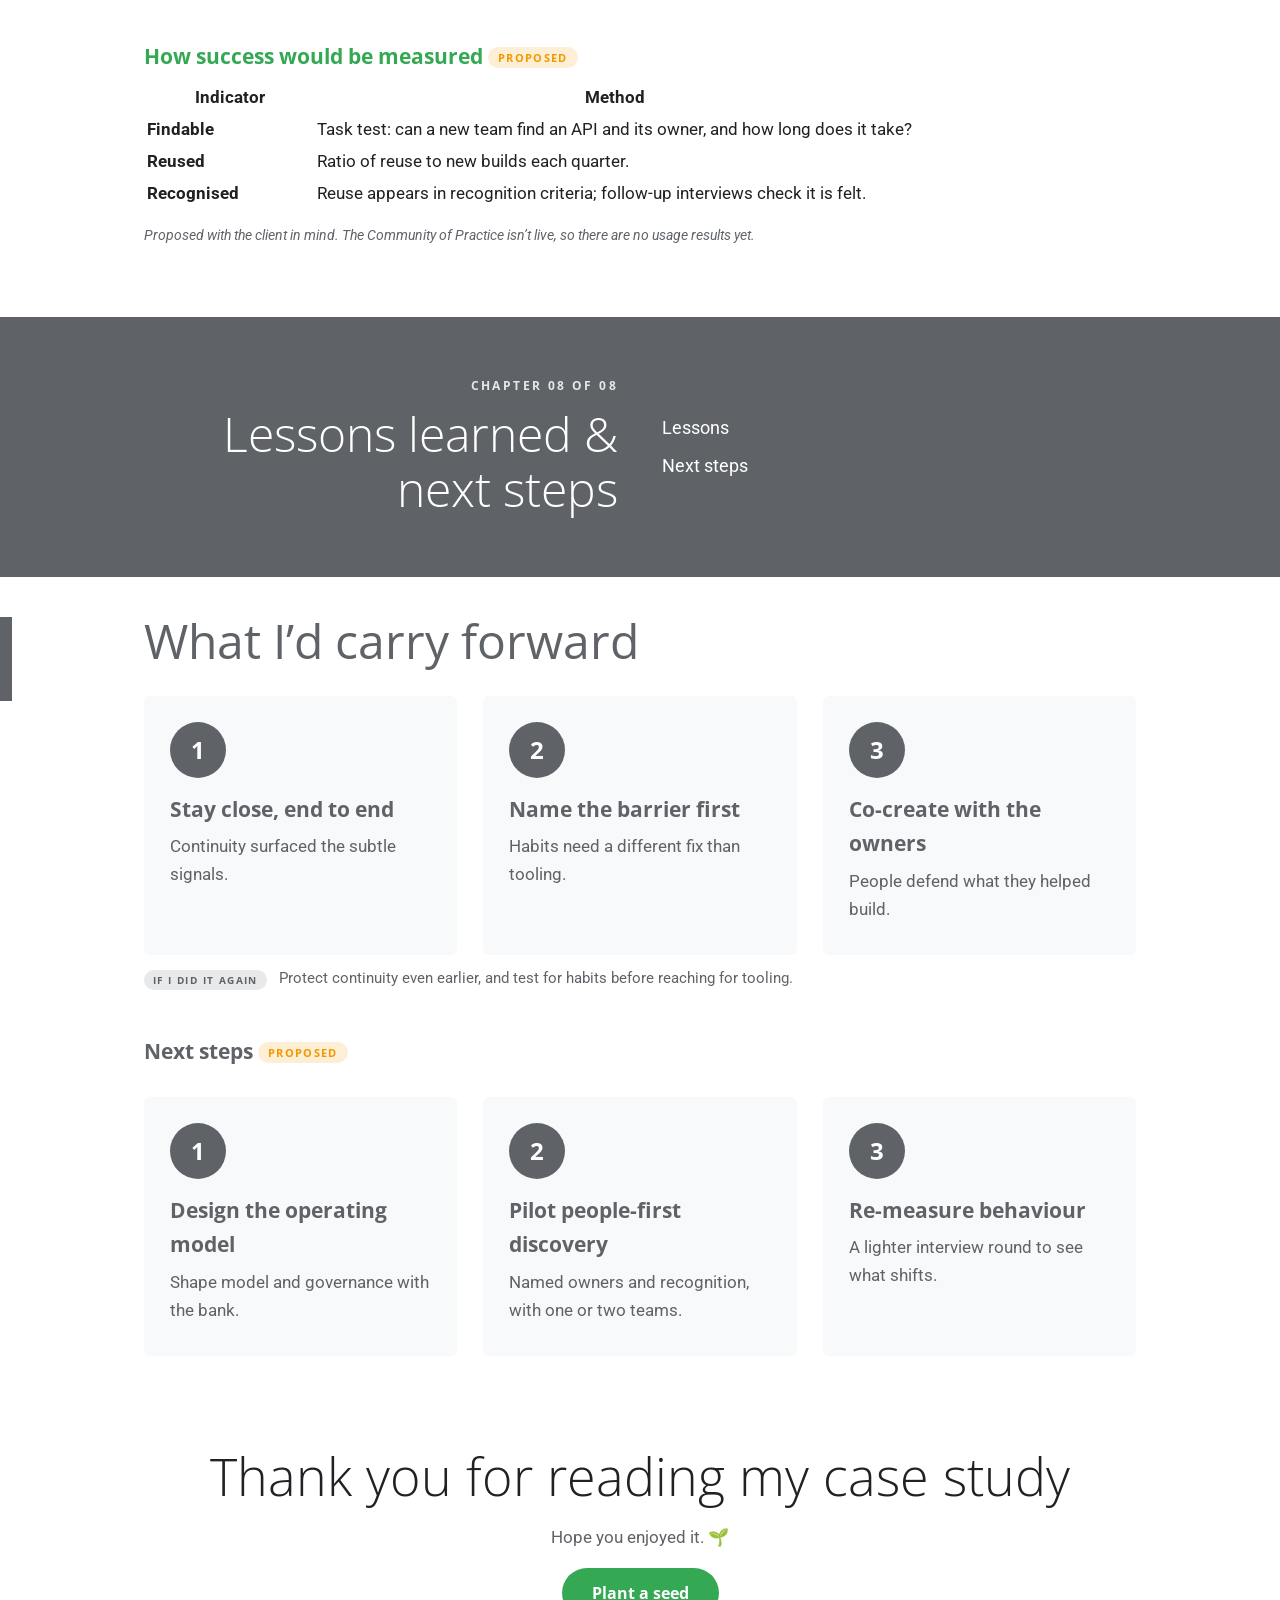
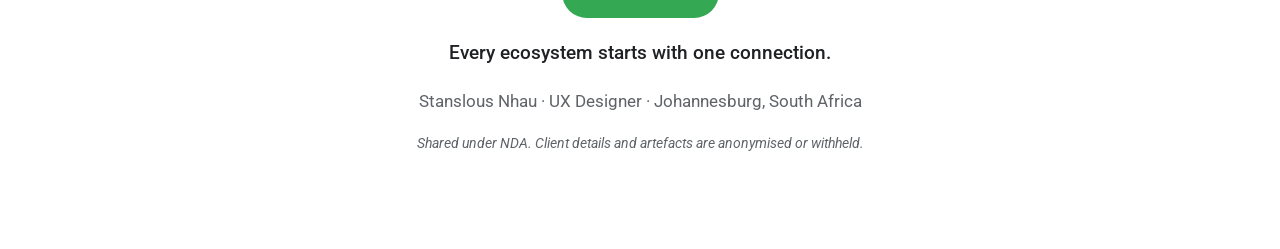
<file: enterprise-api.html>
<!DOCTYPE html><html lang="en"><head><meta charset="utf-8"><meta name="viewport" content="width=device-width, initial-scale=1, viewport-fit=cover"><title>API Community of Practice: UX Case Study</title><link rel="stylesheet" href="https://fonts.googleapis.com/css2?family=Open+Sans:wght@300;400;700;800&family=Roboto:wght@400;500&display=swap"><style>
:root{color-scheme:light;--bg:#fff;--ink:#202124;--mut:#5F6368;--box:#F8F9FA;--line:#E8EAED;box-sizing:border-box;padding-top:env(safe-area-inset-top,0px);padding-bottom:env(safe-area-inset-bottom,0px)}
@media (prefers-color-scheme:dark){:root:not([data-theme="light"]){--bg:#202124;--ink:#E8EAED;--mut:#9AA0A6;--box:#2D2E31;--line:#3C4043}}:root[data-theme="dark"]{--bg:#202124;--ink:#E8EAED;--mut:#9AA0A6;--box:#2D2E31;--line:#3C4043}
html{scroll-behavior:smooth;scroll-padding-top:env(safe-area-inset-top,0px);overflow-x:clip}*{box-sizing:border-box}
body{margin:0;background:var(--bg);color:var(--ink);font:400 17px/1.65 Roboto,Inter,system-ui,sans-serif}
h1,h2,h3,.sb,.num,.dl,.sub,.k0{font-family:'Open Sans',Inter,system-ui,sans-serif}.w{max-width:1040px;margin:0 auto;padding:0 24px}
#pg{position:fixed;top:0;left:0;height:4px;width:0;z-index:9;background:linear-gradient(90deg,#4285F4,#EA4335,#FBBC04,#34A853)}
.hero{position:relative;overflow:hidden;background:#4285F4;color:#fff;padding:96px 0 84px}.hg{display:grid;grid-template-columns:1.25fr 1fr;gap:30px;align-items:center;position:relative;z-index:1}@media(max-width:860px){.hg{grid-template-columns:1fr}.art{max-width:420px}}
.bl{position:absolute;border-radius:50%;background:rgba(255,255,255,.1)}.b1{width:520px;height:520px;right:-140px;top:-200px}.b2{width:300px;height:300px;left:-100px;bottom:-160px}
.k0{font-weight:700;letter-spacing:.2em;font-size:13px;opacity:.9}.hero h1{font-weight:800;text-transform:uppercase;font-size:clamp(38px,6.4vw,78px);line-height:1.04;margin:14px 0 0}.hl{height:3px;background:#fff;width:min(560px,80%);margin:26px 0}.sub{font-weight:300;font-size:clamp(20px,2.8vw,32px);line-height:1.3;text-transform:uppercase;margin:0}
.chips{display:flex;flex-wrap:wrap;gap:8px;margin:22px 0 14px}.chips span{background:rgba(255,255,255,.18);border:1px solid rgba(255,255,255,.4);border-radius:99px;padding:6px 16px;font-size:14px;font-weight:500}.nda{font-size:13px;font-style:italic;opacity:.85;max-width:560px}
.art{width:100%}.art .ln path{stroke-dasharray:6 9;animation:fl 3s linear infinite}.art .nd circle{animation:pu 2.6s ease-in-out infinite;transform-box:fill-box;transform-origin:center}.art .nd circle:nth-child(even){animation-delay:-1.3s}@keyframes fl{to{stroke-dashoffset:-60}}@keyframes pu{50%{transform:scale(1.18)}}@media(prefers-reduced-motion:reduce){.art *{animation:none!important}}
.lead{font-size:19px;color:var(--mut);max-width:780px}.cap{font-size:14px;color:var(--mut);font-style:italic}
.chk{display:flex;flex-wrap:wrap;gap:10px;margin:8px 0 8px}.chk a{display:flex;align-items:center;gap:10px;padding:9px 18px 9px 12px;border-radius:99px;background:var(--box);color:var(--ink);text-decoration:none;font-weight:500;font-size:15px;transition:transform .2s,box-shadow .2s}.chk a:hover{transform:translateY(-2px);box-shadow:0 6px 16px rgba(60,64,67,.18)}.chk i{width:14px;height:14px;border-radius:50%;background:var(--ac)}
.ico{display:inline-grid;place-items:center;width:64px;height:64px;border-radius:50%;background:var(--c,var(--ac,#4285F4))}.ico svg{width:30px;height:30px}
.sum{position:relative;margin-top:60px;background:var(--box);padding:62px 48px 38px;text-align:center}.sum .ico{position:absolute;top:-32px;left:50%;transform:translateX(-50%)}.sum p{max-width:860px;margin:6px auto;font-size:clamp(17px,2vw,21px);line-height:1.65}.sum b{color:var(--ac,var(--ink))}
.big{font:700 44px 'Open Sans',Inter,sans-serif;color:var(--ac)}
.dv{margin:96px calc(50% - 50vw) 36px;background:var(--ac);color:#fff;padding:92px 24px}.dvi{max-width:1000px;margin:0 auto;display:grid;grid-template-columns:1fr 3px 1fr;gap:44px;align-items:center}.dl{text-align:right;font-weight:300;font-size:clamp(32px,5vw,56px);line-height:1.15}.dl small{display:block;font:700 12px 'Open Sans',sans-serif;letter-spacing:.2em;opacity:.85;margin-bottom:12px}.dvi i{display:none!important}.dvi ul{list-style:none;padding:0;margin:0;font-size:20px;display:grid;gap:12px}.dvi li::before{content:"";display:none!important}
@media(max-width:760px){.dvi{grid-template-columns:1fr}.dl{text-align:left}.dvi i{min-height:3px;height:3px;transform:none}}
.sh{position:relative;margin:8px 0 18px}.sh::before{content:"";position:absolute;left:calc(50% - 50vw);top:4px;width:12px;height:84px;background:var(--ac)}h2{font-weight:400;font-size:clamp(30px,4.4vw,48px);line-height:1.15;color:var(--mut);margin:0;max-width:880px}
.sb{font-weight:700;font-size:21px;color:var(--ac);margin:14px 0 6px}p.sb{margin-top:0}
.g2,.g3,.g4,.ob{display:grid;gap:26px;margin-top:28px}.g2{grid-template-columns:repeat(auto-fit,minmax(300px,1fr))}.g3{grid-template-columns:repeat(auto-fit,minmax(250px,1fr))}.g4{grid-template-columns:repeat(auto-fit,minmax(220px,1fr))}.ob{grid-template-columns:1fr 1fr}@media(max-width:760px){.ob{grid-template-columns:1fr}}
.blk p,.bx p{color:var(--mut);margin:6px 0}.bx{position:relative;background:var(--box);padding:26px;border-radius:6px;transition:transform .25s,box-shadow .25s}.bx:hover{transform:translateY(-4px);box-shadow:0 12px 28px rgba(60,64,67,.16)}.ob .bx{display:flex;gap:18px;align-items:center}.ob .bx p{margin:0;color:var(--ink)}
.num{display:inline-grid;flex:none;place-items:center;width:56px;height:56px;border-radius:50%;background:var(--c,var(--ac));color:#fff;font-weight:700;font-size:24px}
.tg{display:inline-block;font:700 11px 'Open Sans',sans-serif;letter-spacing:.12em;padding:3px 10px;border-radius:99px;margin-right:8px;background:color-mix(in srgb,var(--c) 16%,transparent);color:var(--c);vertical-align:2px}
.dc{display:grid;grid-template-columns:56px 1fr;gap:22px;background:var(--box);padding:26px;margin-top:20px;border-radius:6px}.dc p{margin:8px 0;color:var(--mut)}
.stp{position:relative;display:flex;justify-content:space-between;gap:12px;margin:34px 0}.stp::before{content:"";position:absolute;left:8%;right:8%;top:28px;height:3px;background:var(--line)}.sp{position:relative;flex:1;text-align:center}.sp b{display:block;margin-top:10px;font-family:'Open Sans',sans-serif}.sp small{color:var(--mut)}@media(max-width:760px){.stp{flex-direction:column;align-items:flex-start}.stp::before{display:none}.sp{text-align:left;display:flex;gap:16px;align-items:center}.sp b{margin:0}}
.li{padding-left:20px;color:var(--mut)}.li li{margin:8px 0}.pt{width:100%;border-collapse:collapse;font-size:15px}.pt td{padding:10px 8px;border-top:1px solid var(--line);vertical-align:top;color:var(--mut)}.pt td:first-child{width:36%;color:var(--ink)}
.cp{display:inline-block;background:var(--bg);border-radius:99px;padding:5px 14px;margin:4px;font-size:14px}
.mz{display:grid;grid-template-columns:repeat(24,1fr);gap:4px;background:var(--box);padding:18px;border-radius:6px}.mz i{aspect-ratio:1;border-radius:2px}
.th .hot{background:color-mix(in srgb,#F29900 14%,var(--box));box-shadow:inset 0 0 0 2px #F29900}.dp{display:inline-block;font:700 10px 'Open Sans',sans-serif;letter-spacing:.14em;background:#F29900;color:#fff;border-radius:99px;padding:2px 10px}
.tm{display:flex;flex-wrap:wrap;gap:18px;justify-content:center;margin:34px 0}.tm div{text-align:center;width:118px;font-size:13px;color:var(--mut);line-height:1.3}.tm .me .ico{width:78px;height:78px;box-shadow:0 0 0 6px color-mix(in srgb,#34A853 28%,transparent)}.tm .me b{color:#34A853;font-size:15px}
.mo .org{background:color-mix(in srgb,#34A853 12%,var(--box));box-shadow:inset 0 0 0 2px #34A853}
.hmw{display:inline-block;margin-top:22px;background:#4285F4;color:#fff;padding:13px 26px;border-radius:99px;font-weight:500}.hmw b{margin-right:6px}
.rv{opacity:0;transform:translateY(18px);transition:opacity .6s,transform .6s}.rv.in{opacity:1;transform:none}.nojs .rv{opacity:1;transform:none}
footer{text-align:center;padding:90px 0 80px;color:var(--mut)}.ty{font-weight:300;font-size:clamp(30px,4.6vw,52px);color:var(--ink);margin:0 auto 10px}.sd{background:#34A853;color:#fff;border:0;border-radius:99px;padding:14px 30px;font:700 16px 'Open Sans',sans-serif;cursor:pointer}.sd:active{transform:scale(.97)}.gr{font-weight:500;color:var(--ink);font-size:19px}
@media print{#pg{display:none}.rv{opacity:1!important;transform:none!important}}

.hero{padding:88px 0 130px}.dv{padding:60px 24px;margin-top:70px}.dl{font-size:clamp(30px,4.4vw,48px)}.dvi i{min-height:110px}.dvi ul{font-size:18px;gap:8px}
.cold{position:relative;z-index:2;margin-top:-72px;background:var(--bg);box-shadow:0 16px 44px rgba(60,64,67,.22);padding:28px 32px;display:grid;grid-template-columns:1fr 1fr 1.25fr;gap:30px;border-top:6px solid #4285F4}.cold small{font:700 11px 'Open Sans',sans-serif;letter-spacing:.16em}.cold p{margin:8px 0 0;font-size:16px;line-height:1.5}.tk{list-style:none;padding:0;margin:8px 0 0}.tk li{margin:6px 0;font-size:15px;line-height:1.4;padding-left:26px;position:relative}.tk li::before{content:"✓";position:absolute;left:0;color:#34A853;font-weight:700}@media(max-width:860px){.cold{grid-template-columns:1fr;margin-top:-40px}}
.chk{margin-top:36px}.slim{display:flex;gap:16px;align-items:center;background:var(--box);padding:12px 20px;margin-top:12px;border-radius:6px}.slim .ico{width:44px;height:44px;flex:none}.slim .ico svg{width:22px;height:22px}.slim p{margin:0;font-size:15px}.cons{margin-top:6px}
.why{display:flex;gap:12px;align-items:flex-start;margin:12px 0 0;color:var(--mut);font-size:15px;line-height:1.5}.ch .why,.cons .why{display:block}.ch .why b{display:table;margin:0 0 6px}.why b{flex:none;font:700 10px 'Open Sans',sans-serif;letter-spacing:.14em;color:var(--ac);background:color-mix(in srgb,var(--ac) 14%,transparent);padding:3px 9px;border-radius:99px;margin-top:3px;white-space:nowrap}
.ch{display:grid;grid-template-columns:48px 1fr;gap:16px;padding:20px;background:var(--box);border-radius:6px;transition:transform .25s,box-shadow .25s}.ch:hover{transform:translateY(-4px);box-shadow:0 12px 28px rgba(60,64,67,.16)}.ch .ico{width:48px;height:48px}.ch .ico svg{width:24px;height:24px}.ch .sb{margin:0 0 2px;font-size:18px}.cg{grid-template-columns:repeat(auto-fit,minmax(300px,1fr))}
.seg{display:flex;gap:3px;margin-top:10px;border-radius:6px;overflow:hidden}.seg div{padding:12px 8px;font-size:12px;line-height:1.25;min-width:0}.seg b{display:block;font-family:'Open Sans',sans-serif}.seg small{opacity:.85}@media(max-width:700px){.seg{flex-direction:column}}
.fun{padding:10px 0}.fr{display:flex;align-items:center;gap:14px;margin:12px 0}.fr i{height:54px;background:var(--c);border-radius:4px;display:flex;align-items:center;gap:14px;padding:0 18px;color:#fff;font-style:normal;white-space:nowrap}.fr b{font:700 26px 'Open Sans',sans-serif}.fr span{font-size:15px;opacity:.95}
.mm svg{width:100%;display:block;margin-bottom:10px}.mv .blk{background:var(--box);padding:22px;border-radius:6px}.ot td:first-child{width:22%}
.dc p{margin:8px 0}.g4 .bx p{font-size:15px}
@media print{.cold{box-shadow:none;border:1px solid var(--line)}}

/* Requested API case study presentation: always light, clean chapter dividers */
:root{color-scheme:light!important;--bg:#fff!important;--ink:#202124!important;--mut:#5F6368!important;--box:#F8F9FA!important;--line:#E8EAED!important}
html,body{background:#fff!important;color:#202124!important}
.dv{background:var(--ac)!important;color:#fff!important}
.dvi{grid-template-columns:1fr 1fr!important}
.dvi i,.dvi li::before{display:none!important;content:none!important}
.dv .dl,.dv ul{color:#fff!important}
@media(max-width:760px){.dvi{grid-template-columns:1fr!important}}

/* Portfolio loading transition */
.case-intro-loader{position:fixed;inset:0;z-index:9999;background:#1546f5;display:grid;place-items:center;color:#fff;animation:caseLoaderCurtain 1s cubic-bezier(.76,0,.24,1) 1.05s forwards;pointer-events:none}
.case-intro-loader > div{text-align:center}
.case-intro-loader b{font-family:Georgia,"Times New Roman",serif;font-weight:400;font-size:clamp(48px,9vw,110px);line-height:1;letter-spacing:-.02em;display:block;animation:caseLoaderRise .8s cubic-bezier(.2,.8,.2,1) .15s both}
.case-intro-loader small{display:block;text-align:center;font-size:12px;line-height:1.2;letter-spacing:.2em;text-transform:uppercase;opacity:.75;margin-top:10px;animation:caseLoaderRise .8s ease .35s both}
@keyframes caseLoaderRise{from{opacity:0;transform:translateY(26px)}to{opacity:1;transform:none}}
@keyframes caseLoaderCurtain{to{transform:translateY(-100%)}}
@media(prefers-reduced-motion:reduce){.case-intro-loader{display:none}}
</style></head><body><div class="case-intro-loader" aria-hidden="true"><div><b>Stanslous Nhau</b><small>UX Designer · Portfolio</small></div></div><div id="pg"></div>
<header class="hero"><div class="bl b1"></div><div class="bl b2"></div><div class="w hg"><div><div class="k0">UX RESEARCH CASE STUDY</div><h1>API Community of Practice</h1><div class="hl"></div><p class="sub">From fragmented capability to connected ecosystem</p><div class="chips"><span>A leading South African financial institution</span><span>Role: UX Designer</span><span>Team of 7</span></div></div><svg class="art" viewBox="0 0 520 340" role="img" aria-label="Scattered dots on the left connecting into a network on the right"><g fill="#fff" opacity=".45"><circle cx="40" cy="60" r="8"/><circle cx="92" cy="150" r="8"/><circle cx="48" cy="240" r="8"/><circle cx="130" cy="292" r="8"/><circle cx="152" cy="86" r="8"/><circle cx="112" cy="204" r="8"/><circle cx="182" cy="262" r="8"/></g><path d="M196 168C230 110 262 110 292 150" fill="none" stroke="#fff" stroke-width="3" stroke-dasharray="4 9" stroke-linecap="round" opacity=".8"/><g fill="none" stroke="#fff" stroke-width="2.5" opacity=".85" class="ln"><path d="M300 80L420 60L470 160L380 170ZM380 170L300 230L340 310L420 270L470 160M300 80L380 170M300 230L420 270"/></g><g class="nd"><circle cx="300" cy="80" r="13" fill="#fff"/><circle cx="420" cy="60" r="13" fill="#FBBC04"/><circle cx="470" cy="160" r="13" fill="#EA4335"/><circle cx="380" cy="170" r="15" fill="#fff"/><circle cx="300" cy="230" r="13" fill="#34A853"/><circle cx="420" cy="270" r="13" fill="#FBBC04"/><circle cx="340" cy="310" r="13" fill="#fff"/></g></svg></div></header>
<main class="w"><div class="cold"><div><small style="color:#4285F4">THE PROBLEM</small><p>A live API Marketplace, but no evidence of whether teams trusted, found or reused what was on it.</p></div><div><small style="color:#EA4335">WHAT I DID</small><p>Designed the interview protocol. Ran 9 of 16 interviews. Facilitated the affinity mapping and the ideation session.</p></div><div><small style="color:#34A853">WHAT CHANGED BECAUSE I WAS THERE</small><ul class="tk"><li>Leadership got traceable evidence, not opinion</li><li>The problem was reframed: habits and incentives, not just tooling</li><li>The bank co-created the ideas, so it owns them</li></ul></div></div>
<nav class="chk" aria-label="Case study contents"><a href="#problem" style="--ac:#4285F4"><i></i>Problem</a><a href="#research" style="--ac:#EA4335"><i></i>Research method &amp; thinking</a><a href="#synthesis" style="--ac:#F29900"><i></i>Synthesis &amp; insights</a><a href="#collab" style="--ac:#34A853"><i></i>Collaboration &amp; influence</a><a href="#direction" style="--ac:#4285F4"><i></i>Design direction</a><a href="#solution" style="--ac:#EA4335"><i></i>Solution &amp; design decisions</a><a href="#success" style="--ac:#34A853"><i></i>Success &amp; impact</a><a href="#lessons" style="--ac:#5F6368"><i></i>Lessons learned &amp; next steps</a></nav>
<div class="slim"><span class="ico" style=--c:#34A853><svg viewBox="0 0 24 24" fill="none" stroke="#fff" stroke-width="2" stroke-linecap="round" stroke-linejoin="round" aria-hidden="true"><circle cx="9" cy="8" r="3.5"/><path d="M2.5 20c0-3.6 2.9-6 6.5-6s6.5 2.4 6.5 6"/><circle cx="17" cy="9" r="2.5"/><path d="M17 14c2.8 0 4.5 1.8 4.5 4.5"/></svg></span><p><b>Team of 7:</b> 5 UX/UI designers, 1 design lead, 1 UI designer. I was a UX designer on the research.</p></div><div class="slim"><span class="ico" style=--c:#5F6368><svg viewBox="0 0 24 24" fill="none" stroke="#fff" stroke-width="2" stroke-linecap="round" stroke-linejoin="round" aria-hidden="true"><rect x="5" y="11" width="14" height="10" rx="2"/><path d="M8 11V8a4 4 0 018 0v3"/></svg></span><p><b>No screens to show:</b> not yet shipped, artefacts under NDA. This shows the thinking instead.</p></div><div class="dv" id="problem" style="--ac:#4285F4"><div class="dvi"><div class="dl"><small>CHAPTER 01 OF 08</small>Problem</div><i></i><ul><li>Problem statement</li><li>Constraints I designed around</li></ul></div></div><section style="--ac:#4285F4"><div class="sh"><h2>No one knew if teams trusted, found or reused the platform</h2></div><div class="sum"><span class="ico"><svg viewBox="0 0 24 24" fill="none" stroke="#fff" stroke-width="2" stroke-linecap="round" stroke-linejoin="round" aria-hidden="true"><path d="M5 21V4M5 4h11l-2 4 2 4H5"/></svg></span><p><b>PROBLEM STATEMENT</b><br>A leading South African financial institution had a live API Marketplace but no evidence of whether teams trusted, found or reused what was on it. Leadership suspected collaboration, discoverability and reuse were breaking down, yet could not say where or why. Without evidence, the proposed Community of Practice risked being designed on assumptions.</p></div><div class="hmw"><b>How might we</b> design a Community of Practice around how people actually discover, trust and reuse APIs?</div><p class="sb" style="margin-top:40px">Constraints I designed around</p><div class="cons"><span class="cp">NDA: anonymity by default</span><span class="cp">Sensitive topics: ownership, incentives</span><span class="cp">Seven roles, one ecosystem</span><span class="cp">Platform already live</span><span class="cp">Nothing built yet</span></div></section><div class="dv" id="research" style="--ac:#EA4335"><div class="dvi"><div class="dl"><small>CHAPTER 02 OF 08</small>Research method &amp; thinking</div><i></i><ul><li>Why interviews, why these people</li><li>Why this protocol</li></ul></div></div><section style="--ac:#EA4335"><div class="sh"><h2>Why interviews, why these people, why this way</h2></div><div class="g3 cg"><div class="ch"><span class="ico"><svg viewBox="0 0 24 24" fill="none" stroke="#fff" stroke-width="2" stroke-linecap="round" stroke-linejoin="round" aria-hidden="true"><path d="M4 5h16v11H9l-5 4z"/></svg></span><div><h3 class="sb">Interviews, not a survey</h3><p class="why"><b>WHY</b><span>The question was “where and why”. That needs stories, not ratings.</span></p></div></div><div class="ch"><span class="ico"><svg viewBox="0 0 24 24" fill="none" stroke="#fff" stroke-width="2" stroke-linecap="round" stroke-linejoin="round" aria-hidden="true"><circle cx="9" cy="8" r="3.5"/><path d="M2.5 20c0-3.6 2.9-6 6.5-6s6.5 2.4 6.5 6"/><circle cx="17" cy="9" r="2.5"/><path d="M17 14c2.8 0 4.5 1.8 4.5 4.5"/></svg></span><div><h3 class="sb">16 people, 7 groups</h3><p class="why"><b>WHY</b><span>One ecosystem, many seats. A theme counted only if several groups raised it.</span></p></div></div><div class="ch"><span class="ico"><svg viewBox="0 0 24 24" fill="none" stroke="#fff" stroke-width="2" stroke-linecap="round" stroke-linejoin="round" aria-hidden="true"><circle cx="11" cy="11" r="7"/><path d="M16.5 16.5L21 21"/></svg></span><div><h3 class="sb">Think-aloud and scenarios</h3><p class="why"><b>WHY</b><span>Scenarios show what people do, not what they say.</span></p></div></div><div class="ch"><span class="ico"><svg viewBox="0 0 24 24" fill="none" stroke="#fff" stroke-width="2" stroke-linecap="round" stroke-linejoin="round" aria-hidden="true"><circle cx="12" cy="12" r="9"/><path d="M8 12.5l3 3 5-6"/></svg></span><div><h3 class="sb">“Diagnosis, not audit”</h3><p class="why"><b>WHY</b><span>Ownership is sensitive. Naming the intent and observers unlocked candour.</span></p></div></div><div class="ch"><span class="ico"><svg viewBox="0 0 24 24" fill="none" stroke="#fff" stroke-width="2" stroke-linecap="round" stroke-linejoin="round" aria-hidden="true"><circle cx="12" cy="12" r="9"/><circle cx="12" cy="12" r="5"/><circle cx="12" cy="12" r="1.5"/></svg></span><div><h3 class="sb">A separate executive track</h3><p class="why"><b>WHY</b><span>Same themes, different altitude: risk and investment.</span></p></div></div><div class="ch"><span class="ico"><svg viewBox="0 0 24 24" fill="none" stroke="#fff" stroke-width="2" stroke-linecap="round" stroke-linejoin="round" aria-hidden="true"><rect x="6" y="4" width="12" height="17" rx="2"/><path d="M9 4h6v3H9zM9 12h6M9 16h4"/></svg></span><div><h3 class="sb">Four objectives first</h3><p class="why"><b>WHY</b><span>Every question traced to a goal. Nothing was asked “just in case”.</span></p></div></div></div><p class="sb" style="margin-top:44px">The path, end to end</p><div class="stp"><div class="sp"><span class="num">1</span><b>Design protocol</b><small>Objectives, flow, prompts</small></div><div class="sp"><span class="num">2</span><b>Recruit &amp; brief</b><small>Cross-functional</small></div><div class="sp"><span class="num">3</span><b>Interview</b><small>30–45 min, think-aloud</small></div><div class="sp"><span class="num">4</span><b>Affinity map</b><small>Cluster into patterns</small></div><div class="sp"><span class="num">5</span><b>Synthesize</b><small>Themes, maturity, advice</small></div></div><p class="why"><b>WHY ONE HAND</b><span>One person across every stage kept subtle signals from getting lost in handoffs.</span></p><p class="sb" style="margin-top:40px">Protocol: trust first, friction later</p><div class="seg"><div style="flex:4;background:#FAD2CF;color:#5F1A15"><b>Opening</b><small>4 min</small></div><div style="flex:6;background:#F6A9A3;color:#5F1A15"><b>Context</b><small>6 min</small></div><div style="flex:11;background:#EA4335;color:#fff"><b>Current state</b><small>11 min</small></div><div style="flex:11;background:#C5221F;color:#fff"><b>Delivery behaviour</b><small>11 min</small></div><div style="flex:8;background:#EA4335;color:#fff"><b>Culture &amp; readiness</b><small>8 min</small></div><div style="flex:8;background:#F6A9A3;color:#5F1A15"><b>Future &amp; close</b><small>8 min</small></div></div><p class="why"><b>WHY</b><span>Easy context first; friction and culture only once trust was built.</span></p></section><div class="dv" id="synthesis" style="--ac:#F29900"><div class="dvi"><div class="dl"><small>CHAPTER 03 OF 08</small>Synthesis &amp; insights</div><i></i><ul><li>16 conversations to 3 decisions</li><li>How I made themes defensible</li></ul></div></div><section style="--ac:#F29900"><div class="sh"><h2>From 16 conversations to three decisions</h2></div><div class="g2" style="align-items:center"><div class="fun"><div class="fr"><i style="width:100%;--c:#EA4335"><b>16</b><span>interviews, 7 groups</span></i></div><div class="fr"><i style="width:84%;--c:#F29900"><b>20</b><span>insights</span></i></div><div class="fr"><i style="width:66%;--c:#34A853"><b>6</b><span>themes</span></i></div><div class="fr"><i style="width:50%;--c:#4285F4"><b>3</b><span>decisions</span></i></div></div><div><div class="mz" role="img" aria-label="Illustration of a colour-coded sticky-note affinity board"><i style="background:#A5D6A7"></i><i style="background:#FFE082"></i><i style="background:#CE93D8"></i><i style="background:#CE93D8"></i><i style="background:#CE93D8"></i><i style="background:#FFE082"></i><i style="background:#FFE082"></i><i style="background:#CE93D8"></i><i style="background:#CE93D8"></i><i style="background:#A5D6A7"></i><i style="background:transparent"></i><i style="background:#FFE082"></i><i style="background:#F48FB1"></i><i style="background:#A5D6A7"></i><i style="background:#A5D6A7"></i><i style="background:#A5D6A7"></i><i style="background:#CE93D8"></i><i style="background:#FFAB91"></i><i style="background:#CE93D8"></i><i style="background:#A5D6A7"></i><i style="background:#CE93D8"></i><i style="background:transparent"></i><i style="background:#CE93D8"></i><i style="background:#FFAB91"></i><i style="background:#90CAF9"></i><i style="background:#F48FB1"></i><i style="background:#A5D6A7"></i><i style="background:transparent"></i><i style="background:transparent"></i><i style="background:#CE93D8"></i><i style="background:#F48FB1"></i><i style="background:transparent"></i><i style="background:transparent"></i><i style="background:#FFE082"></i><i style="background:#F48FB1"></i><i style="background:#90CAF9"></i><i style="background:#F48FB1"></i><i style="background:#FFAB91"></i><i style="background:#CE93D8"></i><i style="background:#90CAF9"></i><i style="background:#90CAF9"></i><i style="background:#CE93D8"></i><i style="background:transparent"></i><i style="background:#FFE082"></i><i style="background:transparent"></i><i style="background:#FFAB91"></i><i style="background:#FFAB91"></i><i style="background:transparent"></i><i style="background:transparent"></i><i style="background:transparent"></i><i style="background:transparent"></i><i style="background:#F48FB1"></i><i style="background:transparent"></i><i style="background:#F48FB1"></i><i style="background:#CE93D8"></i><i style="background:#FFE082"></i><i style="background:#90CAF9"></i><i style="background:#A5D6A7"></i><i style="background:#F48FB1"></i><i style="background:#F48FB1"></i><i style="background:#90CAF9"></i><i style="background:transparent"></i><i style="background:transparent"></i><i style="background:transparent"></i><i style="background:#F48FB1"></i><i style="background:transparent"></i><i style="background:transparent"></i><i style="background:#A5D6A7"></i><i style="background:#A5D6A7"></i><i style="background:#FFAB91"></i><i style="background:#F48FB1"></i><i style="background:transparent"></i><i style="background:#90CAF9"></i><i style="background:#F48FB1"></i><i style="background:#CE93D8"></i><i style="background:#A5D6A7"></i><i style="background:transparent"></i><i style="background:#CE93D8"></i><i style="background:transparent"></i><i style="background:transparent"></i><i style="background:#FFAB91"></i><i style="background:transparent"></i><i style="background:#F48FB1"></i><i style="background:#F48FB1"></i><i style="background:transparent"></i><i style="background:#FFE082"></i><i style="background:transparent"></i><i style="background:#FFE082"></i><i style="background:#FFE082"></i><i style="background:#CE93D8"></i><i style="background:#FFE082"></i><i style="background:transparent"></i><i style="background:#FFE082"></i><i style="background:transparent"></i><i style="background:#A5D6A7"></i><i style="background:transparent"></i><i style="background:transparent"></i><i style="background:#F48FB1"></i><i style="background:#F48FB1"></i><i style="background:transparent"></i><i style="background:#F48FB1"></i><i style="background:#A5D6A7"></i><i style="background:#90CAF9"></i><i style="background:transparent"></i><i style="background:#FFAB91"></i><i style="background:#FFE082"></i><i style="background:#CE93D8"></i><i style="background:#FFAB91"></i><i style="background:#FFE082"></i><i style="background:transparent"></i><i style="background:#FFAB91"></i><i style="background:transparent"></i><i style="background:transparent"></i><i style="background:#90CAF9"></i><i style="background:transparent"></i><i style="background:#A5D6A7"></i><i style="background:#CE93D8"></i><i style="background:#A5D6A7"></i><i style="background:#A5D6A7"></i><i style="background:transparent"></i><i style="background:transparent"></i><i style="background:transparent"></i><i style="background:#CE93D8"></i><i style="background:#FFAB91"></i><i style="background:#FFE082"></i><i style="background:transparent"></i><i style="background:#A5D6A7"></i><i style="background:transparent"></i><i style="background:transparent"></i><i style="background:#FFAB91"></i><i style="background:transparent"></i><i style="background:transparent"></i><i style="background:#A5D6A7"></i><i style="background:#F48FB1"></i><i style="background:#A5D6A7"></i><i style="background:#CE93D8"></i><i style="background:transparent"></i><i style="background:#FFAB91"></i><i style="background:#FFAB91"></i><i style="background:#FFAB91"></i><i style="background:#F48FB1"></i><i style="background:transparent"></i><i style="background:transparent"></i><i style="background:#A5D6A7"></i><i style="background:#FFAB91"></i><i style="background:#FFAB91"></i><i style="background:#F48FB1"></i><i style="background:transparent"></i><i style="background:#A5D6A7"></i><i style="background:#A5D6A7"></i><i style="background:#CE93D8"></i><i style="background:transparent"></i><i style="background:transparent"></i><i style="background:#CE93D8"></i><i style="background:transparent"></i><i style="background:transparent"></i><i style="background:#CE93D8"></i><i style="background:#FFE082"></i><i style="background:#FFAB91"></i><i style="background:transparent"></i><i style="background:#A5D6A7"></i><i style="background:#A5D6A7"></i><i style="background:transparent"></i><i style="background:#90CAF9"></i><i style="background:#CE93D8"></i><i style="background:#CE93D8"></i><i style="background:#CE93D8"></i><i style="background:#A5D6A7"></i></div><p class="cap">Illustration. The real board is obscured under NDA.</p></div></div><p class="sb" style="margin-top:44px">How I made the themes defensible</p><div class="g4"><div class="bx"><span class="num" style=--c:#F29900>1</span><h3 class="sb" style=color:#F29900>Fragment</h3><p>One idea per note, speaker removed.</p></div><div class="bx"><span class="num" style=--c:#F29900>2</span><h3 class="sb" style=color:#F29900>Cluster</h3><p>Grouped by behaviour, not by question.</p></div><div class="bx"><span class="num" style=--c:#F29900>3</span><h3 class="sb" style=color:#F29900>Label</h3><p>Kept only patterns seen across groups.</p></div><div class="bx"><span class="num" style=--c:#F29900>4</span><h3 class="sb" style=color:#F29900>Weight</h3><p>Frequency, intensity, business impact.</p></div></div><p class="why"><b>WHY</b><span>Removing identity and clustering bottom-up kept themes about behaviour. Weighting separated systemic issues from anecdotes.</span></p><p class="sb" style="margin-top:44px">Six themes, and the two that mattered most</p><div class="g3 th"><div class="bx"><h3 class="sb">Discovery is people-dependent</h3><p>Tribal knowledge over systems.</p></div><div class="bx"><h3 class="sb">Fragmented ownership</h3><p>Unclear accountability.</p></div><div class="bx"><h3 class="sb">Duplication is normalised</h3><p>Rebuilding felt safer.</p></div><div class="bx"><h3 class="sb">Governance felt like a gate</h3><p>Delay, not enablement.</p></div><div class="bx hot"><h3 class="sb" style=color:#F29900>Deep-rooted habits</h3><p>“How we’ve always done it.”</p><span class=dp>DEEPEST</span></div><div class="bx hot"><h3 class="sb" style=color:#F29900>Incentives don’t reward reuse</h3><p>Credit goes to new builds.</p><span class=dp>DEEPEST</span></div></div><p class="why"><b>SO WHAT</b><span>The deepest two were cultural, so no amount of tooling could fix them alone.</span></p></section><div class="dv" id="collab" style="--ac:#34A853"><div class="dvi"><div class="dl"><small>CHAPTER 04 OF 08</small>Collaboration &amp; influence</div><i></i><ul><li>What I led, what we shared</li><li>How I moved the room</li></ul></div></div><section style="--ac:#34A853"><div class="sh"><h2>A team of seven, and how I moved the room</h2></div><div class="tm"><div class="me"><span class="ico" style=--c:#4285F4><svg viewBox="0 0 24 24" fill="none" stroke="#fff" stroke-width="2" stroke-linecap="round" stroke-linejoin="round" aria-hidden="true"><circle cx="12" cy="8" r="4"/><path d="M4 21c0-4.4 3.6-7 8-7s8 2.6 8 7"/></svg></span><br>UX/UI designer<br><b>Me</b></div><div class=""><span class="ico" style=--c:#EA4335><svg viewBox="0 0 24 24" fill="none" stroke="#fff" stroke-width="2" stroke-linecap="round" stroke-linejoin="round" aria-hidden="true"><circle cx="12" cy="8" r="4"/><path d="M4 21c0-4.4 3.6-7 8-7s8 2.6 8 7"/></svg></span><br>UX/UI designer</div><div class=""><span class="ico" style=--c:#F29900><svg viewBox="0 0 24 24" fill="none" stroke="#fff" stroke-width="2" stroke-linecap="round" stroke-linejoin="round" aria-hidden="true"><circle cx="12" cy="8" r="4"/><path d="M4 21c0-4.4 3.6-7 8-7s8 2.6 8 7"/></svg></span><br>UX/UI designer</div><div class=""><span class="ico" style=--c:#34A853><svg viewBox="0 0 24 24" fill="none" stroke="#fff" stroke-width="2" stroke-linecap="round" stroke-linejoin="round" aria-hidden="true"><circle cx="12" cy="8" r="4"/><path d="M4 21c0-4.4 3.6-7 8-7s8 2.6 8 7"/></svg></span><br>UX/UI designer</div><div class=""><span class="ico" style=--c:#4285F4><svg viewBox="0 0 24 24" fill="none" stroke="#fff" stroke-width="2" stroke-linecap="round" stroke-linejoin="round" aria-hidden="true"><circle cx="12" cy="8" r="4"/><path d="M4 21c0-4.4 3.6-7 8-7s8 2.6 8 7"/></svg></span><br>UX/UI designer</div><div class=""><span class="ico" style=--c:#5F6368><svg viewBox="0 0 24 24" fill="none" stroke="#fff" stroke-width="2" stroke-linecap="round" stroke-linejoin="round" aria-hidden="true"><circle cx="12" cy="8" r="4"/><path d="M4 21c0-4.4 3.6-7 8-7s8 2.6 8 7"/></svg></span><br>Design lead</div><div class=""><span class="ico" style=--c:#F29900><svg viewBox="0 0 24 24" fill="none" stroke="#fff" stroke-width="2" stroke-linecap="round" stroke-linejoin="round" aria-hidden="true"><circle cx="12" cy="8" r="4"/><path d="M4 21c0-4.4 3.6-7 8-7s8 2.6 8 7"/></svg></span><br>UI designer</div></div><div class="g3"><div class="bx"><span class="ico" style=--c:#34A853><svg viewBox="0 0 24 24" fill="none" stroke="#fff" stroke-width="2" stroke-linecap="round" stroke-linejoin="round" aria-hidden="true"><path d="M5 21V4M5 4h11l-2 4 2 4H5"/></svg></span><h3 class="sb" style="color:#34A853">I led</h3><ul class="li"><li>The interview protocol</li><li>9 of the 16 interviews</li><li>Affinity and ideation sessions</li></ul></div><div class="bx"><span class="ico" style=--c:#34A853><svg viewBox="0 0 24 24" fill="none" stroke="#fff" stroke-width="2" stroke-linecap="round" stroke-linejoin="round" aria-hidden="true"><circle cx="9" cy="8" r="3.5"/><path d="M2.5 20c0-3.6 2.9-6 6.5-6s6.5 2.4 6.5 6"/><circle cx="17" cy="9" r="2.5"/><path d="M17 14c2.8 0 4.5 1.8 4.5 4.5"/></svg></span><h3 class="sb" style="color:#34A853">We did together</h3><ul class="li"><li>Reviewed patterns before they became findings</li><li>Shaped the reframe we recommended</li></ul></div><div class="bx"><span class="ico" style=--c:#5F6368><svg viewBox="0 0 24 24" fill="none" stroke="#fff" stroke-width="2" stroke-linecap="round" stroke-linejoin="round" aria-hidden="true"><rect x="5" y="11" width="14" height="10" rx="2"/><path d="M8 11V8a4 4 0 018 0v3"/></svg></span><h3 class="sb" style="color:#5F6368">I didn’t</h3><ul class="li"><li>Design interfaces: nothing is built yet</li><li>Own the final decisions: the bank does</li></ul></div></div><p class="sb" style="margin-top:44px">How I moved the room</p><div class="g3 mv"><div class="blk"><span class="ico" style=--c:#34A853><svg viewBox="0 0 24 24" fill="none" stroke="#fff" stroke-width="2" stroke-linecap="round" stroke-linejoin="round" aria-hidden="true"><rect x="4" y="4" width="7" height="7" rx="1"/><rect x="13" y="4" width="7" height="7" rx="1"/><rect x="4" y="13" width="7" height="7" rx="1"/><rect x="13" y="13" width="7" height="7" rx="1"/></svg></span><h3 class="sb">Made synthesis a group exercise</h3><p>Patterns were debated first, so findings carried credibility.</p></div><div class="blk"><span class="ico" style=--c:#34A853><svg viewBox="0 0 24 24" fill="none" stroke="#fff" stroke-width="2" stroke-linecap="round" stroke-linejoin="round" aria-hidden="true"><circle cx="9" cy="8" r="3.5"/><path d="M2.5 20c0-3.6 2.9-6 6.5-6s6.5 2.4 6.5 6"/><circle cx="17" cy="9" r="2.5"/><path d="M17 14c2.8 0 4.5 1.8 4.5 4.5"/></svg></span><h3 class="sb">Worked on one board with the bank</h3><p>The people who will run it shaped it.</p></div><div class="blk"><span class="ico" style=--c:#34A853><svg viewBox="0 0 24 24" fill="none" stroke="#fff" stroke-width="2" stroke-linecap="round" stroke-linejoin="round" aria-hidden="true"><path d="M4 5h16v11H9l-5 4z"/></svg></span><h3 class="sb">Gave leadership a shared vocabulary</h3><p>“Machine vs organism” made trade-offs quick to discuss.</p></div></div></section><div class="dv" id="direction" style="--ac:#4285F4"><div class="dvi"><div class="dl"><small>CHAPTER 05 OF 08</small>Design direction</div><i></i><ul><li>From machine to organism</li></ul></div></div><section style="--ac:#4285F4"><div class="sh"><h2>Reframe: from a machine to an organism</h2></div><div class="g2 mm"><div class="bx"><svg viewBox="0 0 340 130" role="img" aria-label="Machine model: a fixed chain of steps under central control"><rect x="10" y="8" width="320" height="18" rx="4" fill="#9AA0A6"/><text x="170" y="21" text-anchor="middle" font-size="11" fill="#fff" font-family="Open Sans,Inter,sans-serif" font-weight="700">CENTRAL CONTROL</text><rect x="10" y="54" width="52" height="46" rx="4" fill="#DADCE0"/><path d="M62 77h14" stroke="#5F6368" stroke-width="2.5" marker-end="url(#ar)"/><rect x="76" y="54" width="52" height="46" rx="4" fill="#DADCE0"/><path d="M128 77h14" stroke="#5F6368" stroke-width="2.5" marker-end="url(#ar)"/><rect x="142" y="54" width="52" height="46" rx="4" fill="#DADCE0"/><path d="M194 77h14" stroke="#5F6368" stroke-width="2.5" marker-end="url(#ar)"/><rect x="208" y="54" width="52" height="46" rx="4" fill="#DADCE0"/><path d="M260 77h14" stroke="#5F6368" stroke-width="2.5" marker-end="url(#ar)"/><rect x="274" y="54" width="52" height="46" rx="4" fill="#DADCE0"/><defs><marker id="ar" markerWidth="8" markerHeight="8" refX="6" refY="4" orient="auto"><path d="M0 0L8 4 0 8z" fill="#5F6368"/></marker></defs><text x="170" y="122" text-anchor="middle" font-size="11" fill="#5F6368" font-family="Open Sans,Inter,sans-serif">fixed sequence, built once</text></svg><h3 class="sb" style="color:#5F6368">Today: the machine</h3><ul class="li"><li>Fixed process, central control</li><li>Brittle when context shifts</li><li>Reuse is a step, not rewarded</li></ul></div><div class="bx org"><svg viewBox="0 0 340 130" role="img" aria-label="Organism model: a connected network that adapts"><g fill="none" stroke="#34A853" stroke-width="2" opacity=".7"><path d="M60 40L130 80L200 30L270 78L130 80M200 30L170 100L270 78M60 40L90 100L130 80M170 100L90 100"/></g><g fill="#34A853"><circle cx="60" cy="40" r="11"/><circle cx="130" cy="80" r="13"/><circle cx="200" cy="30" r="11"/><circle cx="270" cy="78" r="12"/><circle cx="170" cy="100" r="10"/><circle cx="90" cy="100" r="9"/></g><text x="170" y="124" text-anchor="middle" font-size="11" fill="#5F6368" font-family="Open Sans,Inter,sans-serif">self-organising, shared ownership</text></svg><h3 class="sb" style="color:#34A853">Proposed: the organism</h3><ul class="li"><li>Adapts to conditions</li><li>Everyone tends the ecosystem</li><li>Reuse is incentivised</li></ul></div></div><p class="why"><b>WHY</b><span>Habits and incentives were the deepest blockers, and tooling alone wouldn’t change them.</span></p></section><div class="dv" id="solution" style="--ac:#EA4335"><div class="dvi"><div class="dl"><small>CHAPTER 06 OF 08</small>Solution &amp; design decisions</div><i></i><ul><li>Three decisions, tied to evidence</li><li>The ideation session</li></ul></div></div><section style="--ac:#EA4335"><div class="sh"><h2>Three decisions, each tied to evidence</h2></div><div class="dc"><span class="num" style=--c:#4285F4>1</span><div><h3 class="sb" style="color:#4285F4">People over platforms</h3><p><span class="tg" style="--c:#4285F4">EVIDENCE</span>Teams trusted people they knew over what the platform listed.</p><p><span class="tg" style="--c:#34A853">DECISION</span>Findable owners and named contacts beside every API.</p><p><span class="tg" style="--c:#EA4335">REJECTED</span>A platform-only fix such as better search or listings.</p><p class="why"><b>WHY</b><span>Trust here is personal, so discovery has to be too.</span></p></div></div><div class="dc"><span class="num" style=--c:#EA4335>2</span><div><h3 class="sb" style="color:#EA4335">Make reuse the easy default</h3><p><span class="tg" style="--c:#4285F4">EVIDENCE</span>Building fresh felt safer than finding and vetting.</p><p><span class="tg" style="--c:#34A853">DECISION</span>Lower the cost of trusting a shared API.</p><p><span class="tg" style="--c:#EA4335">REJECTED</span>More governance gates, which already felt like delay.</p><p class="why"><b>WHY</b><span>Rebuilding won out because trusting cost more.</span></p></div></div><div class="dc"><span class="num" style=--c:#34A853>3</span><div><h3 class="sb" style="color:#34A853">Reward reuse</h3><p><span class="tg" style="--c:#4285F4">EVIDENCE</span>Delivery pressure and recognition favoured shipping new.</p><p><span class="tg" style="--c:#34A853">DECISION</span>Recognise reuse and contribution as valued work.</p><p><span class="tg" style="--c:#EA4335">REJECTED</span>Treating reuse as another compliance step.</p><p class="why"><b>WHY</b><span>Effort without credit will not change behaviour.</span></p></div></div><p class="sb" style="margin-top:44px">The ideation session, built with the bank</p><div class="g4"><div class="bx"><span class="num" style=--c:#EA4335>1</span><h3 class="sb" style=color:#EA4335>Share back</h3><p>Same evidence for everyone.</p></div><div class="bx"><span class="num" style=--c:#EA4335>2</span><h3 class="sb" style=color:#EA4335>Reframe</h3><p>Insights become “why change?” questions.</p></div><div class="bx"><span class="num" style=--c:#EA4335>3</span><h3 class="sb" style=color:#EA4335>Diverge</h3><p>Mixed groups, many ideas.</p></div><div class="bx"><span class="num" style=--c:#EA4335>4</span><h3 class="sb" style=color:#EA4335>Converge</h3><p>Stars mark what the room backs.</p></div></div><p class="why"><b>WHY</b><span>People change habits they help redesign, which a report alone cannot do.</span></p></section><div class="dv" id="success" style="--ac:#34A853"><div class="dvi"><div class="dl"><small>CHAPTER 07 OF 08</small>Success &amp; impact</div><i></i><ul><li>What changed</li><li>How I’d prove it</li></ul></div></div><section style="--ac:#34A853"><div class="sh"><h2>What changed, and how I’d prove it</h2></div><div class="g3"><div class="blk"><span class="ico"><svg viewBox="0 0 24 24" fill="none" stroke="#fff" stroke-width="2" stroke-linecap="round" stroke-linejoin="round" aria-hidden="true"><circle cx="12" cy="12" r="9"/><path d="M8 12.5l3 3 5-6"/></svg></span><h3 class="sb">Evidence, not opinion</h3><p>Every theme traces to several voices.</p></div><div class="blk"><span class="ico"><svg viewBox="0 0 24 24" fill="none" stroke="#fff" stroke-width="2" stroke-linecap="round" stroke-linejoin="round" aria-hidden="true"><path d="M5 21V4M5 4h11l-2 4 2 4H5"/></svg></span><h3 class="sb">A reframed problem</h3><p>Culture and incentives, not only the platform.</p></div><div class="blk"><span class="ico"><svg viewBox="0 0 24 24" fill="none" stroke="#fff" stroke-width="2" stroke-linecap="round" stroke-linejoin="round" aria-hidden="true"><path d="M4 5h16v11H9l-5 4z"/></svg></span><h3 class="sb">A shared vocabulary</h3><p>Leadership could weigh trade-offs fast.</p></div></div><p class="sb" style="margin-top:44px">How success would be measured <span class="tg" style="--c:#F29900">PROPOSED</span></p><div class="tbl"><table class="ot"><tr><th>Indicator</th><th>Method</th></tr><tr><td><b>Findable</b></td><td>Task test: can a new team find an API and its owner, and how long does it take?</td></tr><tr><td><b>Reused</b></td><td>Ratio of reuse to new builds each quarter.</td></tr><tr><td><b>Recognised</b></td><td>Reuse appears in recognition criteria; follow-up interviews check it is felt.</td></tr></table></div><p class="cap">Proposed with the client in mind. The Community of Practice isn’t live, so there are no usage results yet.</p></section><div class="dv" id="lessons" style="--ac:#5F6368"><div class="dvi"><div class="dl"><small>CHAPTER 08 OF 08</small>Lessons learned &amp; next steps</div><i></i><ul><li>Lessons</li><li>Next steps</li></ul></div></div><section style="--ac:#5F6368"><div class="sh"><h2>What I’d carry forward</h2></div><div class="g3"><div class="bx"><span class="num" style=--c:#5F6368>1</span><h3 class="sb" style=color:#5F6368>Stay close, end to end</h3><p>Continuity surfaced the subtle signals.</p></div><div class="bx"><span class="num" style=--c:#5F6368>2</span><h3 class="sb" style=color:#5F6368>Name the barrier first</h3><p>Habits need a different fix than tooling.</p></div><div class="bx"><span class="num" style=--c:#5F6368>3</span><h3 class="sb" style=color:#5F6368>Co-create with the owners</h3><p>People defend what they helped build.</p></div></div><p class="why"><b>IF I DID IT AGAIN</b><span>Protect continuity even earlier, and test for habits before reaching for tooling.</span></p><p class="sb" style="margin-top:44px">Next steps <span class="tg" style="--c:#F29900">PROPOSED</span></p><div class="g3"><div class="bx"><span class="num" style=--c:#5F6368>1</span><h3 class="sb" style=color:#5F6368>Design the operating model</h3><p>Shape model and governance with the bank.</p></div><div class="bx"><span class="num" style=--c:#5F6368>2</span><h3 class="sb" style=color:#5F6368>Pilot people-first discovery</h3><p>Named owners and recognition, with one or two teams.</p></div><div class="bx"><span class="num" style=--c:#5F6368>3</span><h3 class="sb" style=color:#5F6368>Re-measure behaviour</h3><p>A lighter interview round to see what shifts.</p></div></div></section></main><footer><div class="w"><h2 class="ty">Thank you for reading my case study</h2><p>Hope you enjoyed it. 🌱</p><p><button id="seed" type="button" class="sd">Plant a seed</button></p><p id="grow" aria-live="polite" class="gr">Every ecosystem starts with one connection.</p><p>Stanslous Nhau · UX Designer · Johannesburg, South Africa</p><p class="cap">Shared under NDA. Client details and artefacts are anonymised or withheld.</p></div></footer><script>(function(){var d=document.documentElement;var els=document.querySelectorAll('.bx,.dc,.blk,.sum,.stp,.mz,.hmw,.tm,.ch,.cold,.fun,.seg,.slim');var io=('IntersectionObserver' in window)?new IntersectionObserver(function(e){e.forEach(function(x){if(x.isIntersecting){x.target.classList.add('in');io.unobserve(x.target);}});},{threshold:.12}):null;els.forEach(function(el){if(io){el.classList.add('rv');io.observe(el);}});var pg=document.getElementById('pg');function up(){var h=d.scrollHeight-innerHeight;pg.style.width=(h>0?scrollY/h*100:0)+'%';}addEventListener('scroll',up,{passive:true});up();var s=document.getElementById('seed'),g=document.getElementById('grow'),n=0,t=['Every ecosystem starts with one connection.','🌿 Sprouting: someone found an owner’s name beside an API.','🌳 Growing: a team chose reuse over rebuilding.','🌳🌿🌱 Thriving: reuse is recognised as valued work. That’s an organism.'];if(s){s.addEventListener('click',function(){n=(n+1)%t.length;g.textContent=t[n];s.textContent=n==3?'Start again':'Plant a seed';});}})();</script></body></html>
</file>
